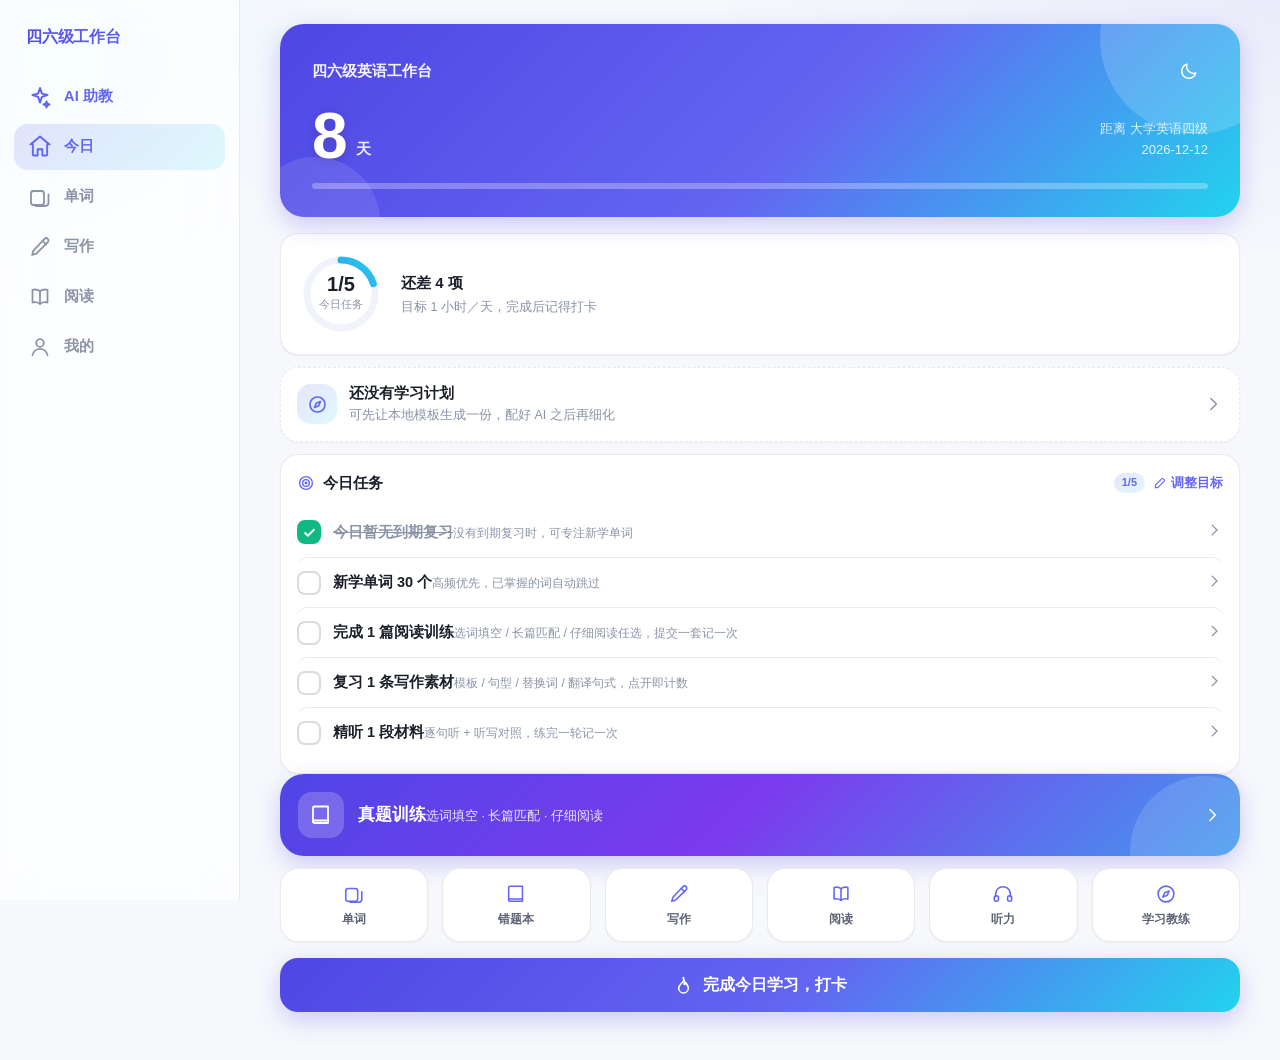
<file: index.html>
<!DOCTYPE html>
<html lang="zh-CN" data-theme="light">
<head>
<meta charset="UTF-8">
<meta name="viewport" content="width=device-width,initial-scale=1,maximum-scale=5,viewport-fit=cover">
<title>四六级英语工作台</title>
<meta name="description" content="离线可用的大学英语四六级备考工作台：背单词、刷真题、写作素材、精听训练。">
<link rel="icon" href="icons/favicon.svg" type="image/svg+xml">
<link rel="apple-touch-icon" href="icons/apple-touch-icon.png">
<link rel="manifest" href="manifest.webmanifest">
<meta name="theme-color" content="#4F46E5">
<meta name="apple-mobile-web-app-capable" content="yes">
<meta name="mobile-web-app-capable" content="yes">
<meta name="apple-mobile-web-app-status-bar-style" content="default">
<meta name="apple-mobile-web-app-title" content="四六级工作台">
<meta name="format-detection" content="telephone=no">
<link rel="stylesheet" href="css/main.css">
<link rel="stylesheet" href="css/views.css">
</head>
<body>

<!-- ============ 内联 SVG 图标符号表（不引外部图标库，保证离线可用） ============ -->
<svg xmlns="http://www.w3.org/2000/svg" style="position:absolute;width:0;height:0;overflow:hidden" aria-hidden="true">
  <symbol id="i-home" viewBox="0 0 24 24"><path d="M3 10.5 12 3l9 7.5M5.25 9.75V20a1 1 0 0 0 1 1h3.5v-6h4.5v6h3.5a1 1 0 0 0 1-1V9.75"/></symbol>
  <symbol id="i-cards" viewBox="0 0 24 24"><rect x="3" y="6" width="13" height="14" rx="2.5"/><path d="M7.5 21h9.8a3.2 3.2 0 0 0 3.2-3.2V9.5"/></symbol>
  <symbol id="i-pen" viewBox="0 0 24 24"><path d="M16.5 3.9a2.3 2.3 0 0 1 3.3 3.3L8.4 18.6l-4.3 1.3 1.3-4.3Z"/><path d="M14.5 5.9l3.6 3.6"/></symbol>
  <symbol id="i-headset" viewBox="0 0 24 24"><path d="M4 15v-3a8 8 0 0 1 16 0v3"/><rect x="2.5" y="14" width="4.5" height="6" rx="2.2"/><rect x="17" y="14" width="4.5" height="6" rx="2.2"/></symbol>
  <symbol id="i-user" viewBox="0 0 24 24"><circle cx="12" cy="8" r="3.8"/><path d="M4.5 20.2a7.6 7.6 0 0 1 15 0"/></symbol>
  <symbol id="i-back" viewBox="0 0 24 24"><path d="M14.5 5.5 8 12l6.5 6.5"/></symbol>
  <symbol id="i-right" viewBox="0 0 24 24"><path d="M9.5 5.5 16 12l-6.5 6.5"/></symbol>
  <symbol id="i-sun" viewBox="0 0 24 24"><circle cx="12" cy="12" r="4"/><path d="M12 2.5v2M12 19.5v2M2.5 12h2M19.5 12h2M5.2 5.2l1.4 1.4M17.4 17.4l1.4 1.4M18.8 5.2l-1.4 1.4M6.6 17.4l-1.4 1.4"/></symbol>
  <symbol id="i-moon" viewBox="0 0 24 24"><path d="M20 14.5A8.5 8.5 0 0 1 9.5 4a8.5 8.5 0 1 0 10.5 10.5Z"/></symbol>
  <symbol id="i-star" viewBox="0 0 24 24"><path d="m12 3.6 2.6 5.3 5.8.8-4.2 4.1 1 5.8-5.2-2.8-5.2 2.8 1-5.8L3.6 9.7l5.8-.8Z"/></symbol>
  <symbol id="i-check" viewBox="0 0 24 24"><path d="m5 12.8 4.4 4.4L19 7.6"/></symbol>
  <symbol id="i-filter" viewBox="0 0 24 24"><path d="M3.5 6h17M6.5 12h11M10 18h4"/></symbol>
  <symbol id="i-plus" viewBox="0 0 24 24"><path d="M12 5.5v13M5.5 12h13"/></symbol>
  <symbol id="i-close" viewBox="0 0 24 24"><path d="M6.5 6.5l11 11M17.5 6.5l-11 11"/></symbol>
  <symbol id="i-search" viewBox="0 0 24 24"><circle cx="11" cy="11" r="6.5"/><path d="m16 16 4.5 4.5"/></symbol>
  <symbol id="i-trash" viewBox="0 0 24 24"><path d="M4.5 6.5h15M9.5 6.5V4.8A1.3 1.3 0 0 1 10.8 3.5h2.4a1.3 1.3 0 0 1 1.3 1.3v1.7M6.5 6.5l.9 13a1.3 1.3 0 0 0 1.3 1.2h6.6a1.3 1.3 0 0 0 1.3-1.2l.9-13"/></symbol>
  <symbol id="i-edit" viewBox="0 0 24 24"><path d="M4 20h4.2L19 9.2a2.1 2.1 0 0 0 0-3l-1.2-1.2a2.1 2.1 0 0 0-3 0L4 15.8Z"/></symbol>
  <symbol id="i-play" viewBox="0 0 24 24"><path d="M7.5 4.8 19 12 7.5 19.2Z"/></symbol>
  <symbol id="i-pause" viewBox="0 0 24 24"><path d="M8.5 5v14M15.5 5v14"/></symbol>
  <symbol id="i-download" viewBox="0 0 24 24"><path d="M12 3.5v11M7.5 10.5 12 15l4.5-4.5M4.5 19.5h15"/></symbol>
  <symbol id="i-upload" viewBox="0 0 24 24"><path d="M12 15.5v-11M7.5 8.5 12 4l4.5 4.5M4.5 19.5h15"/></symbol>
  <symbol id="i-fire" viewBox="0 0 24 24"><path d="M12 3s.8 3.2-1.2 5.4C8.8 10.6 6.5 12 6.5 15a5.5 5.5 0 0 0 11 0c0-2.6-1.6-4-2.8-6.2-.3 1-1 1.7-1.9 1.9.7-2.4.3-5.4-1.3-7.2Z"/></symbol>
  <symbol id="i-target" viewBox="0 0 24 24"><circle cx="12" cy="12" r="8.5"/><circle cx="12" cy="12" r="4.5"/><circle cx="12" cy="12" r="1"/></symbol>
  <symbol id="i-chart" viewBox="0 0 24 24"><path d="M4 19.5h16M7 19.5v-7M12 19.5V6M17 19.5v-9"/></symbol>
  <symbol id="i-settings" viewBox="0 0 24 24"><circle cx="12" cy="12" r="3"/><path d="M19.4 15a1.7 1.7 0 0 0 .3 1.9l.1.1a2 2 0 1 1-2.8 2.8l-.1-.1a1.7 1.7 0 0 0-2.9 1.2v.2a2 2 0 1 1-4 0v-.1a1.7 1.7 0 0 0-2.9-1.2l-.1.1a2 2 0 1 1-2.8-2.8l.1-.1A1.7 1.7 0 0 0 3 15a2 2 0 1 1 0-4h.1A1.7 1.7 0 0 0 4.3 8.1l-.1-.1a2 2 0 1 1 2.8-2.8l.1.1A1.7 1.7 0 0 0 10 4.1V4a2 2 0 1 1 4 0v.1a1.7 1.7 0 0 0 2.9 1.2l.1-.1a2 2 0 1 1 2.8 2.8l-.1.1a1.7 1.7 0 0 0 1.2 2.9H21a2 2 0 1 1 0 4h-.1a1.7 1.7 0 0 0-1.5 1Z"/></symbol>
  <symbol id="i-book" viewBox="0 0 24 24"><path d="M4 4.8A1.3 1.3 0 0 1 5.3 3.5H19v14H5.3A1.3 1.3 0 0 0 4 18.8Z"/><path d="M4 18.8A1.3 1.3 0 0 0 5.3 20H19v-3"/></symbol>
  <symbol id="i-mic" viewBox="0 0 24 24"><rect x="9" y="3" width="6" height="10" rx="3"/><path d="M5.5 11.5a6.5 6.5 0 0 0 13 0M12 18v3"/></symbol>
  <symbol id="i-sparkle" viewBox="0 0 24 24"><path d="m12 3 1.9 5.6L19.5 10l-5.6 1.9L12 17.5l-1.9-5.6L4.5 10l5.6-1.4Z"/><path d="M18.5 16.5l.8 2.2 2.2.8-2.2.8-.8 2.2-.8-2.2-2.2-.8 2.2-.8Z"/></symbol>
  <symbol id="i-refresh" viewBox="0 0 24 24"><path d="M20 12a8 8 0 1 1-2.3-5.6M20 4v4.5h-4.5"/></symbol>
  <symbol id="i-save" viewBox="0 0 24 24"><path d="M5 3.5h11l3 3v14H5Z"/><path d="M8.5 3.5v6h7v-6M8.5 20.5v-6h7v6"/></symbol>
  <symbol id="i-volume" viewBox="0 0 24 24"><path d="M4 9.5v5h3.5L12 18.5v-13L7.5 9.5Z"/><path d="M15 9a4 4 0 0 1 0 6M17.5 6.5a7.5 7.5 0 0 1 0 11"/></symbol>
  <symbol id="i-up" viewBox="0 0 24 24"><path d="M5.5 15 12 8.5 18.5 15"/></symbol>
  <symbol id="i-down" viewBox="0 0 24 24"><path d="M5.5 9 12 15.5 18.5 9"/></symbol>
  <symbol id="i-read" viewBox="0 0 24 24"><path d="M12 6.2C10 4.7 7.2 4.2 4.5 4.8v12.7c2.7-.6 5.5-.1 7.5 1.4 2-1.5 4.8-2 7.5-1.4V4.8c-2.7-.6-5.5-.1-7.5 1.4Z"/><path d="M12 6.2V19"/></symbol>
  <!-- 学习教练用到的三个图标 -->
  <symbol id="i-compass" viewBox="0 0 24 24"><circle cx="12" cy="12" r="8.6"/><path d="m15.4 8.6-2 4.8-4.8 2 2-4.8Z"/></symbol>
  <symbol id="i-bulb" viewBox="0 0 24 24"><path d="M9.2 17.2a5.8 5.8 0 1 1 5.6 0"/><path d="M9.5 17.2h5M10 20.3h4"/></symbol>
  <symbol id="i-flag" viewBox="0 0 24 24"><path d="M5.5 3.5v17"/><path d="M5.5 4.8h11l-2.2 4 2.2 4h-11Z"/></symbol>
</svg>

<!-- ============ 应用骨架 ============ -->
<div class="app-shell">
  <div id="banner-zone" class="banner-zone"></div>
  <main id="view" class="view-root" tabindex="-1"></main>
  <nav id="tabbar" class="tabbar" aria-label="主导航"></nav>
</div>

<!-- 浮层容器：底部弹出面板 / 模态框 / 吐司提示 -->
<div id="sheet-root"></div>
<div id="modal-root"></div>
<div id="toast-root" class="toast-root" aria-live="polite"></div>

<!-- ============ 脚本：按依赖顺序加载（禁用 ES Module，file:// 下会被 CORS 拦截） ============ -->
<script src="js/core/utils.js"></script>
<script src="js/core/store.js"></script>
<script src="js/core/srs.js"></script>
<script src="js/core/picker.js"></script>
<script src="js/core/importer.js"></script>
<script src="js/core/ai.js"></script>
<script src="js/core/tts.js"></script>
<script src="js/core/nav.js"></script>
<script src="js/core/router.js"></script>

<script src="js/data/cet4-words-1.js"></script>
<script src="js/data/cet4-words-2.js"></script>
<script src="js/data/cet4-words-3.js"></script>
<script src="js/data/cet4-words-4.js"></script>
<script src="js/data/cet4-words-5.js"></script>
<script src="js/data/cet4-words-6.js"></script>
<script src="js/data/cet4-words-7.js"></script>
<script src="js/data/cet4-words-8.js"></script>
<script src="js/data/cet4-words-9.js"></script>
<script src="js/data/cet4-words-10.js"></script>
<script src="js/data/cet4-words-11.js"></script>
<script src="js/data/cet4-words-12.js"></script>
<script src="js/data/cet6-words-1.js"></script>
<script src="js/data/cet6-words-2.js"></script>
<script src="js/data/cet6-words-3.js"></script>
<script src="js/data/phrases.js"></script>
<script src="js/data/quiz-select-fill.js"></script>
<script src="js/data/quiz-matching.js"></script>
<script src="js/data/quiz-reading.js"></script>
<script src="js/data/writing.js"></script>
<script src="js/core/wordsdb.js"></script>
<script src="js/core/agent.js"></script>
<script src="js/core/coach.js"></script>

<script src="js/views/today.js"></script>
<script src="js/views/words.js"></script>
<script src="js/views/quiz.js"></script>
<script src="js/views/wrongbook.js"></script>
<script src="js/views/writing.js"></script>
<script src="js/views/listen.js"></script>
<script src="js/views/agent.js"></script>
<script src="js/views/coach.js"></script>
<script src="js/views/me.js"></script>

<script src="js/app.js"></script>
</body>
</html>
</file>
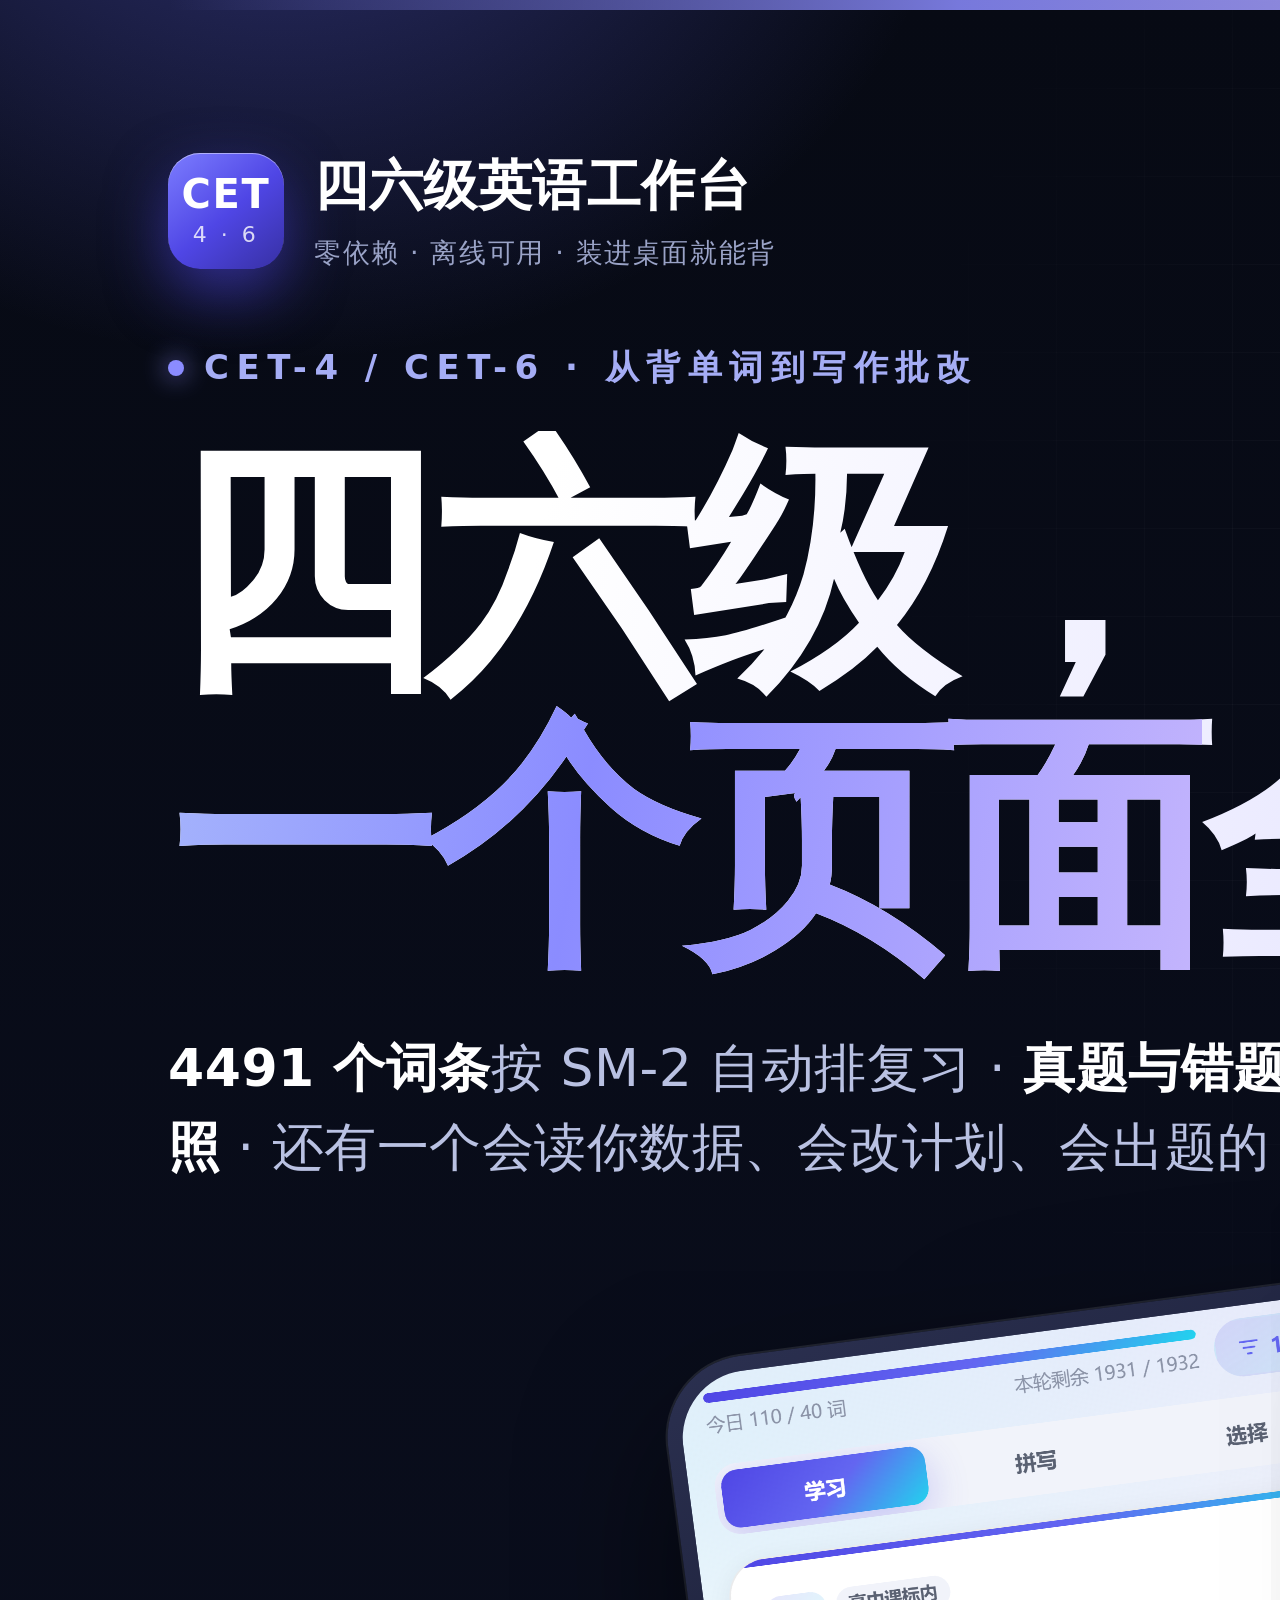
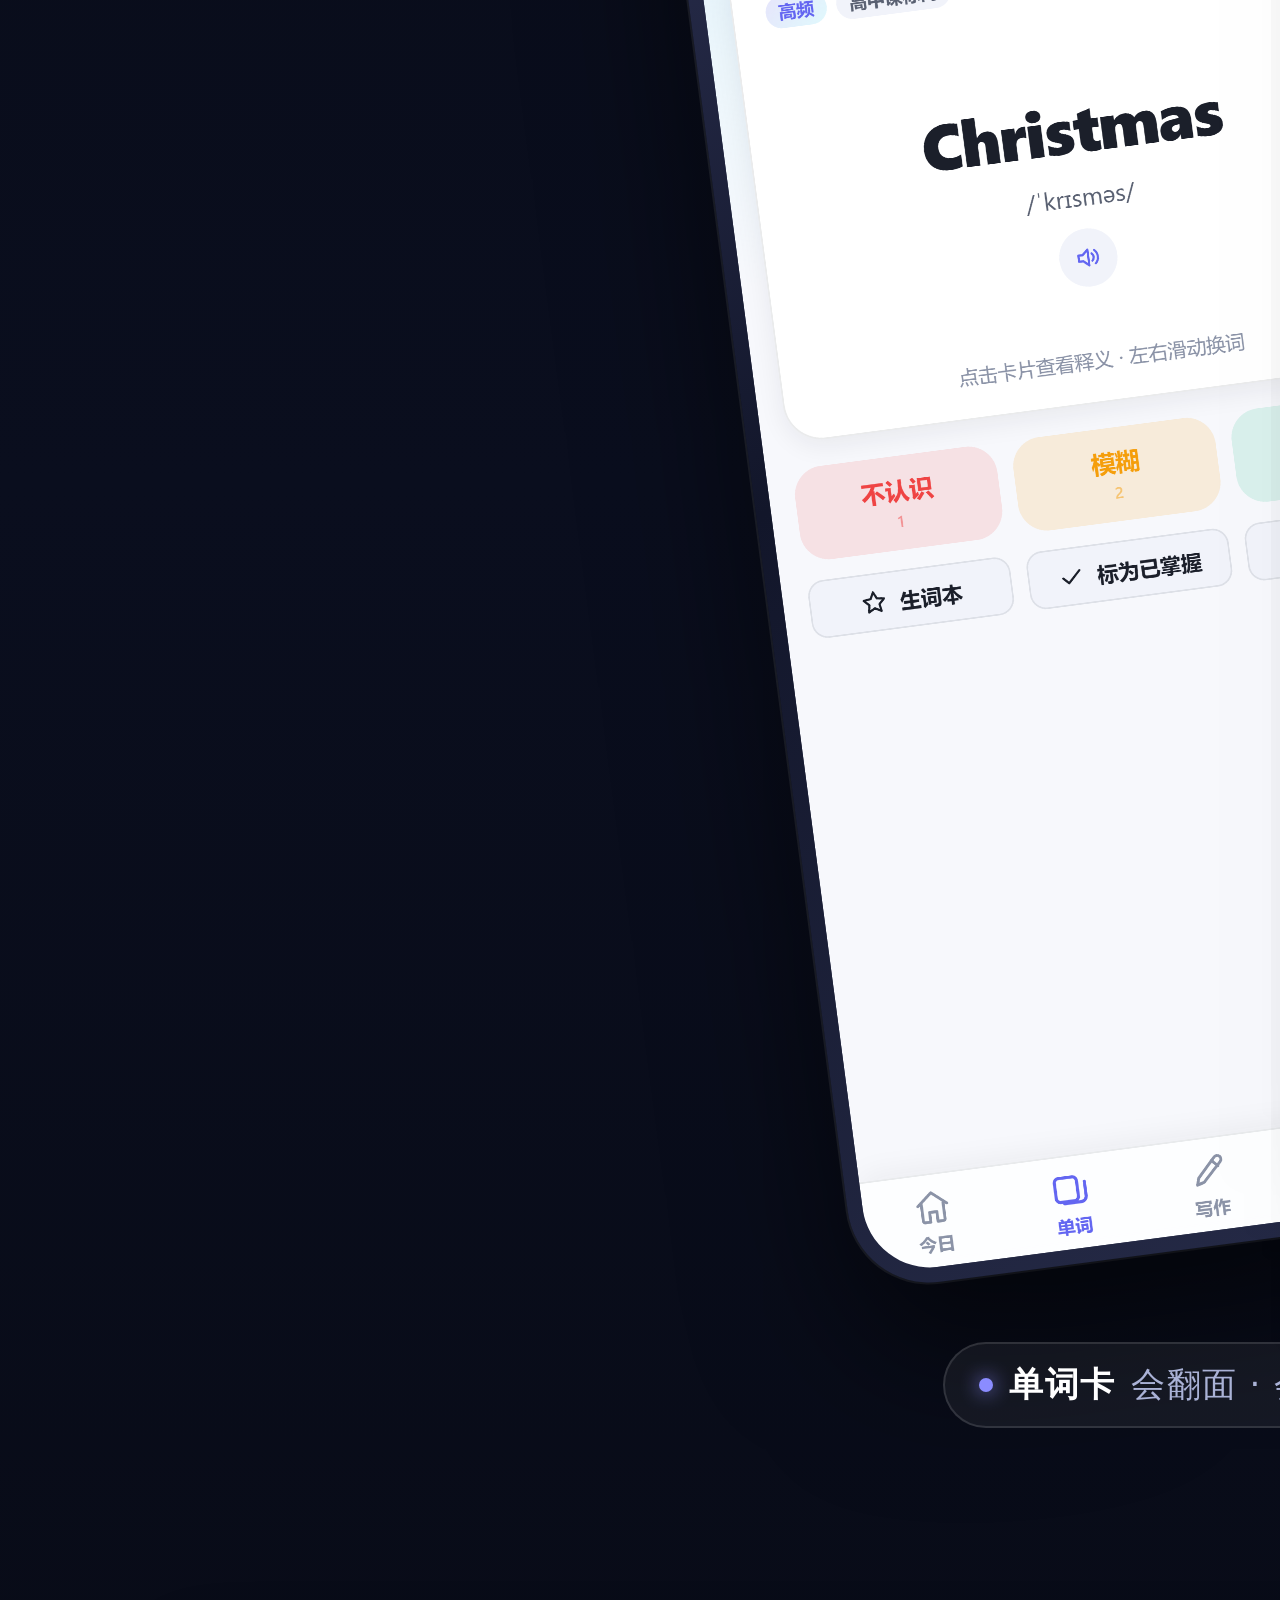
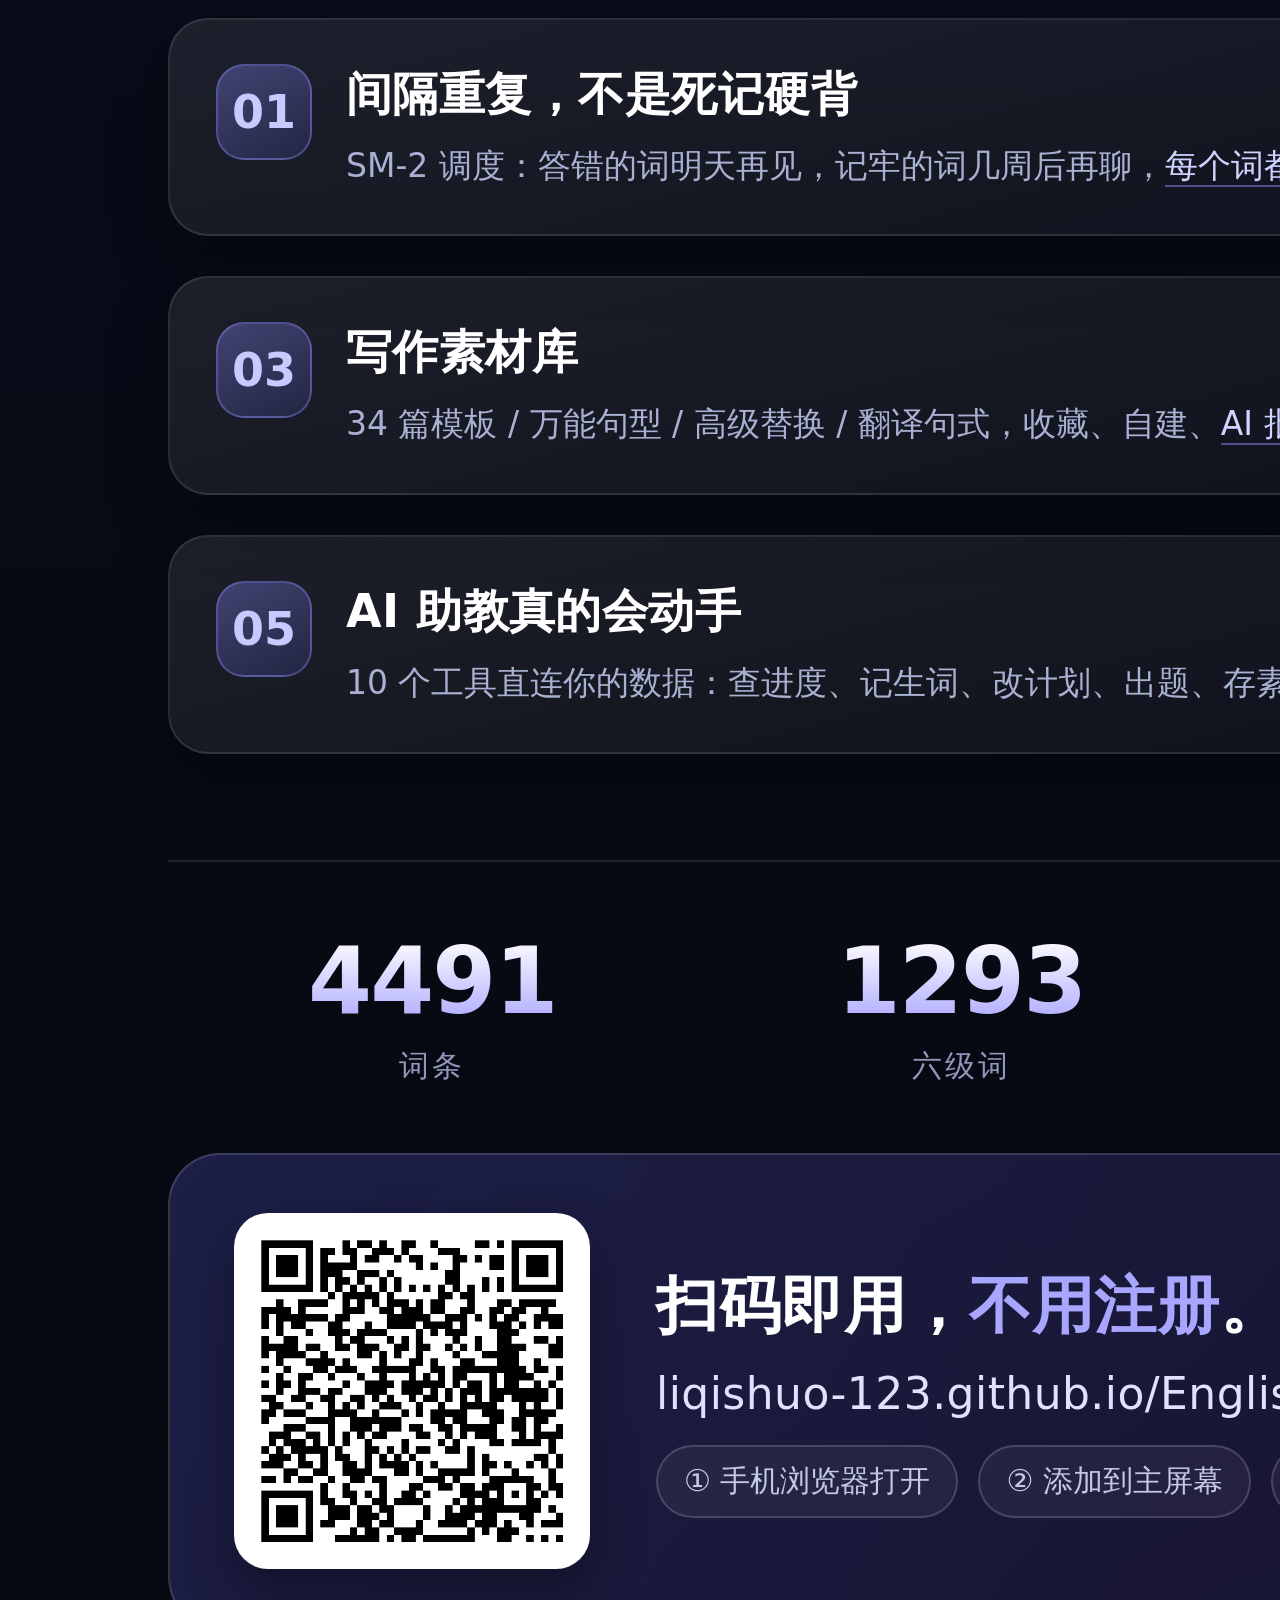
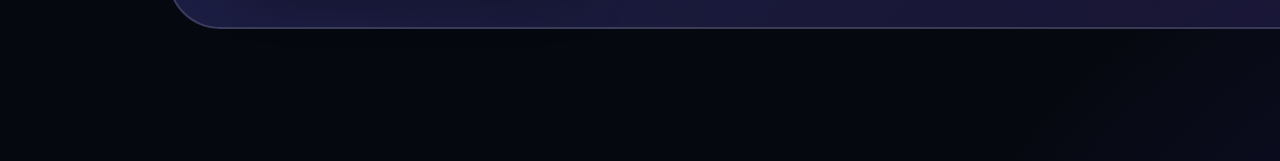
<file: docs/poster/src/poster.html>
<!doctype html>
<html lang="zh-CN">
<head>
<meta charset="utf-8" />
<title>四六级英语工作台 · A3 海报</title>
<style>
  /* A3 竖版 @300dpi = 3508 × 4961 px，全部尺寸按 CSS px 直接写死 */
  @page { size: 297mm 420mm; margin: 0; }
  * { box-sizing: border-box; margin: 0; padding: 0; }
  html, body {
    width: 3508px; height: 4961px; overflow: hidden;
    background: #06080f;
    font-family: "Microsoft YaHei UI", "Microsoft YaHei", "PingFang SC", "Segoe UI", system-ui, sans-serif;
    color: #fff;
    -webkit-font-smoothing: antialiased;
  }
  .num { font-variant-numeric: tabular-nums; letter-spacing: -.02em; }

  .poster {
    position: relative; width: 3508px; height: 4961px;
    padding: 150px 168px 132px;
    display: flex; flex-direction: column;
    background:
      radial-gradient(1100px 900px at 8% -4%, rgba(99,102,241,.42) 0%, transparent 62%),
      radial-gradient(1000px 820px at 96% 4%, rgba(139,92,246,.34) 0%, transparent 60%),
      radial-gradient(1400px 1100px at 50% 108%, rgba(67,56,202,.30) 0%, transparent 66%),
      linear-gradient(180deg, #070a14 0%, #0a0e1e 42%, #06080f 100%);
  }
  /* 细网格 + 顶部光带 */
  .poster::before {
    content: ''; position: absolute; inset: 0; pointer-events: none;
    background-image:
      linear-gradient(rgba(255,255,255,.045) 1px, transparent 1px),
      linear-gradient(90deg, rgba(255,255,255,.045) 1px, transparent 1px);
    background-size: 88px 88px, 88px 88px;
    mask-image: radial-gradient(1200px 1400px at 50% 12%, #000 20%, transparent 78%);
  }
  .glow-line {
    position: absolute; left: 168px; right: 168px; top: 0; height: 10px;
    background: linear-gradient(90deg, transparent, #8b8cff, #c4b5fd, #8b8cff, transparent);
    opacity: .85;
  }

  /* ---------- 页眉 ---------- */
  .head { display: flex; align-items: center; justify-content: space-between; position: relative; z-index: 2; }
  .brand { display: flex; align-items: center; gap: 30px; }
  .mark {
    width: 116px; height: 116px; border-radius: 32px;
    background: linear-gradient(140deg, #7c7dff 0%, #4f46e5 52%, #3730a3 100%);
    display: flex; flex-direction: column; align-items: center; justify-content: center;
    box-shadow: 0 24px 60px rgba(79,70,229,.55), inset 0 1px 0 rgba(255,255,255,.45);
  }
  .mark b { font-size: 40px; font-weight: 800; letter-spacing: .04em; line-height: 1; }
  .mark i { font-size: 22px; font-style: normal; opacity: .8; letter-spacing: .16em; margin-top: 8px; }
  .brand-txt .name { font-size: 54px; font-weight: 800; letter-spacing: .01em; }
  .brand-txt .sub { font-size: 27px; color: #9aa3c7; margin-top: 12px; letter-spacing: .06em; }
  .head-tags { display: flex; gap: 20px; }
  .tag {
    font-size: 30px; padding: 20px 34px; border-radius: 999px;
    border: 2px solid rgba(255,255,255,.18); color: #d6dcf5;
    background: rgba(255,255,255,.06); letter-spacing: .03em;
  }
  .tag.hot { border-color: rgba(139,140,255,.55); background: rgba(99,102,241,.20); color: #cdd0ff; }

  /* ---------- 主标题 ---------- */
  .hero { position: relative; z-index: 2; margin-top: 74px; }
  .kicker {
    display: inline-flex; align-items: center; gap: 20px;
    font-size: 34px; letter-spacing: .22em; color: #a5adf5; font-weight: 700;
  }
  .kicker .dot { width: 16px; height: 16px; border-radius: 50%; background: #8b8cff; box-shadow: 0 0 26px #8b8cff; }
  h1 {
    margin-top: 40px; font-size: 268px; line-height: 1.03; font-weight: 900;
    letter-spacing: -.035em;
    background: linear-gradient(102deg, #ffffff 12%, #e6e5ff 44%, #b9b7ff 78%, #8f8cf5 100%);
    -webkit-background-clip: text; background-clip: text; color: transparent;
  }
  h1 em { font-style: normal; color: transparent;
    background: linear-gradient(100deg, #a5b4fc, #8b8cff 40%, #c4b5fd 100%);
    -webkit-background-clip: text; background-clip: text; }
  .lede {
    margin-top: 46px; font-size: 52px; line-height: 1.52; color: #b9c1e2;
    max-width: 2500px; letter-spacing: .01em;
  }
  .lede b { color: #fff; font-weight: 700; }
  .lede s { text-decoration: none; color: #9ba2ff; font-weight: 700; }

  /* ---------- 手机三连 ---------- */
  .phones {
    position: relative; z-index: 2; margin-top: 96px;
    display: flex; align-items: flex-end; justify-content: center; gap: 0;
  }
  .phone-wrap { position: relative; }
  .phone-wrap.left  { transform: rotate(-7.5deg) translateY(30px); margin-right: -86px; z-index: 1; }
  .phone-wrap.mid   { transform: translateY(-46px); z-index: 3; }
  .phone-wrap.right { transform: rotate(7.5deg) translateY(30px); margin-left: -86px; z-index: 1; }
  .phone {
    width: 726px; padding: 15px; border-radius: 82px;
    background: linear-gradient(160deg, #2b3050 0%, #12162a 42%, #262b48 100%);
    box-shadow: 0 70px 150px rgba(0,0,0,.62), 0 0 0 2px rgba(255,255,255,.10);
  }
  .phone .screen { border-radius: 68px; overflow: hidden; display: block; width: 100%; background: #0b0e18; }
  .phone .screen img { display: block; width: 100%; height: auto; }
  .caps { position: relative; z-index: 2; margin-top: 120px;
    display: flex; align-items: center; justify-content: center; gap: 40px; }
  .cap {
    font-size: 34px; color: #aab2d6; letter-spacing: .04em; white-space: nowrap;
    display: inline-flex; align-items: center; gap: 16px;
    padding: 18px 34px; border-radius: 999px;
    border: 2px solid rgba(255,255,255,.12); background: rgba(255,255,255,.055);
  }
  .cap b { color: #fff; font-weight: 700; }
  .cap .pin { width: 14px; height: 14px; border-radius: 50%; background: #8b8cff; box-shadow: 0 0 20px #8b8cff; }

  /* ---------- 功能卡 ---------- */
  .feats { position: relative; z-index: 2; margin-top: 190px;
    display: grid; grid-template-columns: repeat(2, 1fr); gap: 40px 44px; }
  .feat {
    display: flex; gap: 34px; align-items: flex-start;
    padding: 44px 46px; border-radius: 40px;
    background: linear-gradient(165deg, rgba(255,255,255,.085), rgba(255,255,255,.028));
    border: 2px solid rgba(255,255,255,.10);
    box-shadow: 0 26px 60px rgba(0,0,0,.28);
  }
  .feat-ico {
    flex: 0 0 96px; width: 96px; height: 96px; border-radius: 28px;
    background: linear-gradient(150deg, rgba(139,140,255,.34), rgba(99,102,241,.14));
    border: 2px solid rgba(139,140,255,.38);
    display: flex; align-items: center; justify-content: center;
    font-size: 46px; font-weight: 800; color: #c7c9ff;
  }
  .feat-t { font-size: 46px; font-weight: 800; letter-spacing: .01em; }
  .feat-d { margin-top: 16px; font-size: 33px; line-height: 1.48; color: #a9b1d2; }
  .feat-d u { text-decoration: none; color: #cfd3ff; border-bottom: 2px solid rgba(139,140,255,.5); }

  /* ---------- 数字带 ---------- */
  .stats {
    position: relative; z-index: 2; margin-top: auto; padding-top: 74px;
    display: flex; align-items: stretch; justify-content: space-between;
    border-top: 2px solid rgba(255,255,255,.10);
  }
  .stat { text-align: center; flex: 1; }
  .stat .v { font-size: 92px; font-weight: 900; line-height: 1;
    background: linear-gradient(180deg, #ffffff, #a9a6ff); -webkit-background-clip: text; background-clip: text; color: transparent; }
  .stat .k { margin-top: 18px; font-size: 30px; color: #8f97ba; letter-spacing: .1em; }

  /* ---------- 页脚 ---------- */
  .foot {
    position: relative; z-index: 2; margin-top: 66px;
    display: flex; align-items: center; gap: 66px;
    padding: 58px 64px; border-radius: 52px;
    background: linear-gradient(120deg, rgba(99,102,241,.24), rgba(139,92,246,.13) 52%, rgba(255,255,255,.05));
    border: 2px solid rgba(255,255,255,.14);
  }
  .qr {
    flex: 0 0 auto; width: 356px; height: 356px; border-radius: 34px; background: #fff;
    padding: 20px; display: flex; align-items: center; justify-content: center;
    box-shadow: 0 22px 50px rgba(0,0,0,.35);
  }
  .qr img { width: 100%; height: 100%; display: block; }
  .foot-main { flex: 1; }
  .foot-h { font-size: 62px; font-weight: 900; letter-spacing: .01em; }
  .foot-h span { color: #a9a6ff; }
  .foot-url { margin-top: 20px; font-size: 44px; color: #dfe2ff; letter-spacing: .01em; }
  .foot-steps { margin-top: 26px; display: flex; gap: 20px; }
  .step { font-size: 30px; color: #c2c8e6; padding: 14px 26px; border-radius: 999px;
    border: 2px solid rgba(255,255,255,.16); background: rgba(255,255,255,.05); }
  .foot-side { flex: 0 0 auto; text-align: right; }
  .foot-side .big { font-size: 40px; font-weight: 800; color: #fff; }
  .foot-side .small { margin-top: 14px; font-size: 28px; color: #9aa2c4; line-height: 1.6; }
  .badge-free { display: inline-block; margin-top: 22px; font-size: 28px; font-weight: 700; color: #0b0e18;
    background: linear-gradient(100deg, #cdd0ff, #a5b4fc); padding: 14px 30px; border-radius: 999px; }
</style>
</head>
<body>
<div class="poster">
  <div class="glow-line"></div>

  <!-- 页眉 -->
  <div class="head">
    <div class="brand">
      <div class="mark"><b>CET</b><i>4 · 6</i></div>
      <div class="brand-txt">
        <div class="name">四六级英语工作台</div>
        <div class="sub">零依赖 · 离线可用 · 装进桌面就能背</div>
      </div>
    </div>
    <div class="head-tags">
      <div class="tag hot">2026 备考季</div>
      <div class="tag">PWA 免安装</div>
    </div>
  </div>

  <!-- 主标题 -->
  <div class="hero">
    <div class="kicker"><span class="dot"></span>CET-4 / CET-6 · 从背单词到写作批改</div>
    <h1>四六级，<br /><em>一个页面</em>全做完。</h1>
    <div class="lede">
      <b>4491 个词条</b>按 SM-2 自动排复习 · <b>真题与错题本</b>隔天复练 · <b>34 篇写作素材</b>随取随背 ·
      <b>逐句精听 + 听写对照</b> · 还有一个会读你数据、会改计划、会出题的 <s>AI 助教</s>。
    </div>
  </div>

  <!-- 手机三连 -->
  <div class="phones">
    <div class="phone-wrap left">
      <div class="phone"><div class="screen"><img src="shots/words.png" alt="单词卡" /></div></div>
    </div>
    <div class="phone-wrap mid">
      <div class="phone"><div class="screen"><img src="shots/today.png" alt="今日任务" /></div></div>
    </div>
    <div class="phone-wrap right">
      <div class="phone"><div class="screen"><img src="shots/agent.png" alt="AI 助教" /></div></div>
    </div>
  </div>

  <div class="caps">
    <div class="cap"><span class="pin"></span><b>单词卡</b>会翻面 · 会朗读</div>
    <div class="cap"><span class="pin"></span><b>今日任务</b>一屏决定今天干什么</div>
    <div class="cap"><span class="pin"></span><b>AI 助教</b>说话就能改设置</div>
  </div>

  <!-- 功能卡 -->
  <div class="feats">
    <div class="feat">
      <div class="feat-ico">01</div>
      <div>
        <div class="feat-t">间隔重复，不是死记硬背</div>
        <div class="feat-d">SM-2 调度：答错的词明天再见，记牢的词几周后再聊，<u>每个词都有自己的节奏</u>。</div>
      </div>
    </div>
    <div class="feat">
      <div class="feat-ico">02</div>
      <div>
        <div class="feat-t">真题精练 + 错题本</div>
        <div class="feat-d">选词填空、段落匹配、阅读精读，做错一键进错题本，<u>隔天原题复练</u>。</div>
      </div>
    </div>
    <div class="feat">
      <div class="feat-ico">03</div>
      <div>
        <div class="feat-t">写作素材库</div>
        <div class="feat-d">34 篇模板 / 万能句型 / 高级替换 / 翻译句式，收藏、自建、<u>AI 批改</u>一条龙。</div>
      </div>
    </div>
    <div class="feat">
      <div class="feat-ico">04</div>
      <div>
        <div class="feat-t">听力精听</div>
        <div class="feat-d">逐句播放、0.6×–1.25× 变速、听写对照，<u>词级对齐算准确率</u>，漏听标红。</div>
      </div>
    </div>
    <div class="feat">
      <div class="feat-ico">05</div>
      <div>
        <div class="feat-t">AI 助教真的会动手</div>
        <div class="feat-d">10 个工具直连你的数据：查进度、记生词、改计划、出题、存素材，<u>一句话就生效</u>。</div>
      </div>
    </div>
    <div class="feat">
      <div class="feat-ico">06</div>
      <div>
        <div class="feat-t">装到桌面，离线也能刷</div>
        <div class="feat-d">Service Worker 全量缓存，地铁里照常用；<u>数据只存在本机</u>，不上传、不注册。</div>
      </div>
    </div>
  </div>

  <!-- 数字带 -->
  <div class="stats">
    <div class="stat"><div class="v num">4491</div><div class="k">词条</div></div>
    <div class="stat"><div class="v num">1293</div><div class="k">六级词</div></div>
    <div class="stat"><div class="v num">67</div><div class="k">高频短语</div></div>
    <div class="stat"><div class="v num">34</div><div class="k">写作范文</div></div>
    <div class="stat"><div class="v num">10</div><div class="k">AI 工具</div></div>
    <div class="stat"><div class="v num">0</div><div class="k">第三方依赖</div></div>
  </div>

  <!-- 页脚 -->
  <div class="foot">
    <div class="qr"><img src="qr.png" alt="二维码" /></div>
    <div class="foot-main">
      <div class="foot-h">扫码即用，<span>不用注册</span>。</div>
      <div class="foot-url">liqishuo-123.github.io/English-study</div>
      <div class="foot-steps">
        <div class="step">① 手机浏览器打开</div>
        <div class="step">② 添加到主屏幕</div>
        <div class="step">③ 从桌面启动</div>
      </div>
    </div>
    <div class="foot-side">
      <div class="big">免费 · 开源</div>
      <div class="small">移动优先设计<br />安卓 / iOS / 桌面通用</div>
      <div class="badge-free">每天 10 分钟，考前不慌</div>
    </div>
  </div>
</div>
</body>
</html>
</file>
<file: css/main.css>
/* =========================================================
   四六级英语工作台 · 全局样式
   移动优先：设计基准 375~430px；>=900px 自动升级为宽屏布局
   零依赖：不使用任何 CDN / 组件库，全部由 CSS 变量实现设计 token
   ========================================================= */

/* ---------------- 设计 token ---------------- */
:root {
  /* 品牌主色：靛蓝 → 青 */
  --brand-1: #4F46E5;
  --brand-2: #6366F1;
  --brand-3: #22D3EE;
  --grad-brand: linear-gradient(135deg, #4F46E5 0%, #6366F1 55%, #22D3EE 100%);
  --grad-brand-soft: linear-gradient(135deg, rgba(79,70,229,.14) 0%, rgba(34,211,238,.14) 100%);

  /* 功能色 */
  --ok: #10B981;
  --warn: #F59E0B;
  --danger: #EF4444;
  --info: #3B82F6;

  --ok-soft: rgba(16,185,129,.13);
  --warn-soft: rgba(245,158,11,.14);
  --danger-soft: rgba(239,68,68,.13);
  --info-soft: rgba(59,130,246,.13);

  /* 尺寸 */
  --r-sm: 10px;
  --r-md: 14px;
  --r-lg: 18px;
  --r-xl: 24px;
  --r-full: 999px;

  --sp-1: 4px;
  --sp-2: 8px;
  --sp-3: 12px;
  --sp-4: 16px;
  --sp-5: 20px;
  --sp-6: 24px;
  --sp-8: 32px;

  /* 触控最小尺寸（iOS HIG 44px） */
  --touch: 44px;

  /* 字体 */
  --font: -apple-system, BlinkMacSystemFont, "PingFang SC", "Hiragino Sans GB",
          "Microsoft YaHei", "Noto Sans", "Noto Sans CJK SC", "Source Han Sans SC",
          "Helvetica Neue", Arial, sans-serif;
  --font-num: "SF Pro Display", -apple-system, "Segoe UI", Roboto, "Helvetica Neue", sans-serif;

  /* 动画 */
  --ease: cubic-bezier(.22, .61, .36, 1);
  --dur: .22s;

  /* 安全区 */
  --safe-t: env(safe-area-inset-top, 0px);
  --safe-b: env(safe-area-inset-bottom, 0px);
  --safe-l: env(safe-area-inset-left, 0px);
  --safe-r: env(safe-area-inset-right, 0px);

  --tabbar-h: calc(58px + var(--safe-b));
}

/* ---------------- 浅色主题 ---------------- */
:root,
[data-theme="light"] {
  color-scheme: light;
  --bg: #F7F8FC;
  --bg-grad: radial-gradient(1200px 600px at 110% -10%, rgba(99,102,241,.12), transparent 60%),
             radial-gradient(900px 500px at -10% 5%, rgba(34,211,238,.10), transparent 55%);
  --surface: #FFFFFF;
  --surface-2: #FFFFFF;
  --surface-glass: rgba(255,255,255,.78);
  --surface-sunken: #F1F3FA;

  --text: #1B1F2A;
  --text-2: #5A6172;
  --text-3: #8B93A7;
  --text-on-brand: #FFFFFF;

  --border: rgba(27,31,42,.09);
  --border-strong: rgba(27,31,42,.16);

  --shadow-sm: 0 1px 2px rgba(27,31,42,.05);
  --shadow-md: 0 4px 16px rgba(27,31,42,.07);
  --shadow-lg: 0 12px 32px rgba(27,31,42,.11);
  --shadow-brand: 0 8px 24px rgba(79,70,229,.26);
}

/* ---------------- 深色主题（深靛蓝底，非纯黑） ---------------- */
[data-theme="dark"] {
  color-scheme: dark;
  --bg: #0F1220;
  --bg-grad: radial-gradient(1200px 600px at 110% -10%, rgba(99,102,241,.20), transparent 60%),
             radial-gradient(900px 500px at -10% 5%, rgba(34,211,238,.13), transparent 55%);
  --surface: #171A2B;
  --surface-2: #1D2135;
  --surface-glass: rgba(23,26,43,.82);
  --surface-sunken: #12152A;

  --text: #E8EAF2;
  --text-2: #9AA3B8;
  --text-3: #6C7489;
  --text-on-brand: #FFFFFF;

  --border: rgba(232,234,242,.10);
  --border-strong: rgba(232,234,242,.20);

  --shadow-sm: 0 1px 2px rgba(0,0,0,.30);
  --shadow-md: 0 4px 16px rgba(0,0,0,.34);
  --shadow-lg: 0 12px 32px rgba(0,0,0,.46);
  --shadow-brand: 0 8px 24px rgba(79,70,229,.40);

  --ok-soft: rgba(16,185,129,.18);
  --warn-soft: rgba(245,158,11,.20);
  --danger-soft: rgba(239,68,68,.20);
  --info-soft: rgba(59,130,246,.20);
}

/* ---------------- 基础重置 ---------------- */
* { box-sizing: border-box; }
* { -webkit-tap-highlight-color: transparent; }

html, body {
  margin: 0;
  padding: 0;
  height: 100%;
}

html {
  /* 移动端保留捏合缩放，仅禁用双击缩放误触 */
  touch-action: manipulation;
  -webkit-text-size-adjust: 100%;
}

body {
  font-family: var(--font);
  font-size: 15px;
  font-weight: 400;
  line-height: 1.6;
  color: var(--text);
  background: var(--bg);
  background-image: var(--bg-grad);
  background-attachment: fixed;
  overscroll-behavior-y: none;
  transition: background-color var(--dur) var(--ease), color var(--dur) var(--ease);
}

button, input, select, textarea {
  font-family: inherit;
  font-size: 16px; /* 防 iOS 聚焦时自动放大 */
  color: inherit;
}
button { cursor: pointer; border: none; background: none; padding: 0; }
input, textarea, select { border: none; outline: none; background: none; }
a { color: var(--brand-2); text-decoration: none; }
ul, ol { margin: 0; padding: 0; list-style: none; }
h1, h2, h3, h4, p { margin: 0; }

::selection { background: rgba(99,102,241,.28); }

/* 滚动条（桌面端） */
@media (hover: hover) {
  ::-webkit-scrollbar { width: 9px; height: 9px; }
  ::-webkit-scrollbar-track { background: transparent; }
  ::-webkit-scrollbar-thumb { background: var(--border-strong); border-radius: 99px; }
  ::-webkit-scrollbar-thumb:hover { background: var(--text-3); }
}

/* ---------------- 应用骨架 ---------------- */
.app-shell {
  min-height: 100dvh;
  display: flex;
  flex-direction: column;
}

.banner-zone:empty { display: none; }

.view-root {
  flex: 1 1 auto;
  width: 100%;
  max-width: 1080px;
  margin: 0 auto;
  padding: calc(var(--safe-t) + 8px) calc(16px + var(--safe-r)) calc(var(--tabbar-h) + 24px) calc(16px + var(--safe-l));
  outline: none;
}

/* 视图切换动画 */
.view-enter { animation: viewIn .22s var(--ease) both; }
@keyframes viewIn {
  from { opacity: 0; transform: translateY(8px); }
  to   { opacity: 1; transform: none; }
}

@media (prefers-reduced-motion: reduce) {
  *, *::before, *::after {
    animation-duration: .01ms !important;
    animation-iteration-count: 1 !important;
    transition-duration: .01ms !important;
  }
}

/* ---------------- 顶部横幅告警（如 localStorage 写入失败） ---------------- */
.banner {
  margin: 0 auto;
  max-width: 1080px;
  width: 100%;
  padding: 10px 16px;
  background: var(--warn-soft);
  color: var(--warn);
  font-size: 13px;
  font-weight: 600;
  display: flex;
  align-items: center;
  gap: 8px;
  border-bottom: 1px solid var(--border);
}
.banner .icon { width: 18px; height: 18px; flex: none; }

/* =========================================================
   底部 Tab 导航
   ========================================================= */
.tabbar {
  position: fixed;
  left: 0; right: 0; bottom: 0;
  z-index: 60;
  height: var(--tabbar-h);
  padding-bottom: var(--safe-b);
  display: flex;
  background: var(--surface-glass);
  backdrop-filter: saturate(180%) blur(20px);
  -webkit-backdrop-filter: saturate(180%) blur(20px);
  border-top: 1px solid var(--border);
  box-shadow: 0 -2px 20px rgba(27,31,42,.06);
}
[data-theme="dark"] .tabbar { box-shadow: 0 -2px 20px rgba(0,0,0,.40); }

.tab-item {
  flex: 1 1 0;
  min-width: 0;
  min-height: var(--touch);
  display: flex;
  flex-direction: column;
  align-items: center;
  justify-content: center;
  gap: 3px;
  position: relative;
  color: var(--text-3);
  transition: color var(--dur) var(--ease);
  -webkit-tap-highlight-color: transparent;
}
.tab-item .icon {
  width: 24px; height: 24px;
  stroke: currentColor; stroke-width: 1.8;
  fill: none; stroke-linecap: round; stroke-linejoin: round;
  transition: transform var(--dur) var(--ease);
}
.tab-item .tab-label {
  font-size: 11px;
  font-weight: 600;
  letter-spacing: .2px;
  white-space: nowrap;
}
.tab-item.is-active { color: var(--brand-2); }
.tab-item.is-active .icon { transform: translateY(-1px) scale(1.06); }
.tab-item .tab-dot {
  position: absolute;
  top: 8px; right: 50%;
  transform: translateX(2px) scale(0);
  width: 7px; height: 7px;
  border-radius: 50%;
  background: var(--danger);
  box-shadow: 0 0 0 2px var(--surface);
  transition: transform var(--dur) var(--ease);
}
.tab-item.has-dot .tab-dot { transform: translateX(2px) scale(1); }

/* --- AI 助教（一级 Tab，常驻品牌色，让入口一眼看见） --- */
.tab-item.is-accent { color: var(--brand-2); }
.tab-item.is-accent .icon { stroke-width: 2; }
.tab-item.is-accent.is-active { color: var(--brand-1); }
.tab-item.is-accent.is-active .icon { filter: drop-shadow(0 3px 7px rgba(99,91,255,.35)); }
.tab-item.is-accent .tab-label { font-weight: 700; }

/* 窄屏（≤360px）收紧，保证 6 个 Tab 不挤 */
@media (max-width: 360px) {
  .tab-item .icon { width: 22px; height: 22px; }
  .tab-item .tab-label { font-size: 10px; letter-spacing: 0; }
}

@media (hover: hover) {
  .tab-item:hover { color: var(--brand-2); }
}
.tab-item:active .icon { transform: scale(.9); }

/* =========================================================
   通用组件
   ========================================================= */

/* --- 卡片 --- */
.card {
  background: var(--surface);
  border: 1px solid var(--border);
  border-radius: var(--r-lg);
  box-shadow: var(--shadow-sm);
  padding: var(--sp-4);
}
.card + .card { margin-top: var(--sp-3); }
.card-title {
  font-size: 15px;
  font-weight: 700;
  display: flex;
  align-items: center;
  gap: 8px;
  margin-bottom: var(--sp-3);
}
.card-title .icon { width: 18px; height: 18px; stroke: var(--brand-2); fill: none; stroke-width: 1.9; stroke-linecap: round; stroke-linejoin: round; }
.card-title .spacer { flex: 1; }

/* --- 图标通用 --- */
.icon {
  width: 20px; height: 20px;
  stroke: currentColor; stroke-width: 1.8;
  fill: none; stroke-linecap: round; stroke-linejoin: round;
  flex: none;
}
.icon-fill { fill: currentColor; stroke: none; }

/* --- 按钮 --- */
.btn {
  display: inline-flex;
  align-items: center;
  justify-content: center;
  gap: 7px;
  min-height: var(--touch);
  padding: 0 18px;
  border-radius: var(--r-md);
  font-size: 15px;
  font-weight: 600;
  background: var(--surface-sunken);
  color: var(--text);
  border: 1px solid var(--border);
  transition: transform .12s var(--ease), background-color var(--dur) var(--ease), opacity var(--dur);
  user-select: none;
}
.btn .icon { width: 18px; height: 18px; }
.btn:active { transform: scale(.97); }
.btn[disabled] { opacity: .45; pointer-events: none; }

.btn-primary {
  background: var(--grad-brand);
  color: var(--text-on-brand);
  border-color: transparent;
  box-shadow: var(--shadow-brand);
}
.btn-block { width: 100%; }
.btn-lg { min-height: 52px; font-size: 16px; border-radius: var(--r-lg); }
.btn-sm { min-height: 36px; padding: 0 12px; font-size: 13px; border-radius: var(--r-sm); }
.btn-ghost { background: transparent; }
.btn-danger { color: var(--danger); background: var(--danger-soft); border-color: transparent; }
.btn-ok { color: var(--ok); background: var(--ok-soft); border-color: transparent; }

@media (hover: hover) {
  .btn:hover { background: var(--border-strong); }
  .btn-primary:hover { filter: brightness(1.07); background: var(--grad-brand); }
  .btn-ghost:hover { background: var(--surface-sunken); }
}

/* --- 徽章 --- */
.badge {
  display: inline-flex;
  align-items: center;
  gap: 4px;
  height: 20px;
  padding: 0 8px;
  border-radius: var(--r-full);
  font-size: 11px;
  font-weight: 700;
  background: var(--surface-sunken);
  color: var(--text-2);
  white-space: nowrap;
}
.badge-brand { background: var(--grad-brand-soft); color: var(--brand-2); }
.badge-ok    { background: var(--ok-soft);     color: var(--ok); }
.badge-warn  { background: var(--warn-soft);   color: var(--warn); }
.badge-danger{ background: var(--danger-soft); color: var(--danger); }
.badge-info  { background: var(--info-soft);   color: var(--info); }

/* --- 分段控件 --- */
.seg {
  display: flex;
  gap: 4px;
  padding: 4px;
  background: var(--surface-sunken);
  border-radius: var(--r-md);
  overflow-x: auto;
  scrollbar-width: none;
}
.seg::-webkit-scrollbar { display: none; }
.seg-item {
  flex: 1;
  min-width: 0;
  min-height: 36px;
  padding: 0 14px;
  display: flex;
  align-items: center;
  justify-content: center;
  border-radius: 10px;
  font-size: 14px;
  font-weight: 600;
  color: var(--text-2);
  white-space: nowrap;
  transition: background-color var(--dur) var(--ease), color var(--dur) var(--ease);
}
.seg-item.is-active {
  background: var(--surface);
  color: var(--brand-2);
  box-shadow: var(--shadow-sm);
}
.seg-item.is-active.seg-fill { background: var(--grad-brand); color: var(--text-on-brand); box-shadow: var(--shadow-brand); }
@media (hover: hover) { .seg-item:not(.is-active):hover { color: var(--text); } }
@media (max-width: 430px) {
  .seg-item { padding: 0 8px; font-size: 13px; }
}

/* --- 表单控件 --- */
.field { margin-bottom: var(--sp-4); }
.field-label {
  display: block;
  font-size: 13px;
  font-weight: 600;
  color: var(--text-2);
  margin-bottom: 6px;
}
.field-hint { font-size: 12px; color: var(--text-3); margin-top: 6px; line-height: 1.5; }

.input, .textarea, .select {
  width: 100%;
  min-height: var(--touch);
  padding: 10px 14px;
  background: var(--surface-sunken);
  border: 1px solid transparent;
  border-radius: var(--r-md);
  font-size: 16px;
  color: var(--text);
  transition: border-color var(--dur) var(--ease), background-color var(--dur) var(--ease);
}
.input:focus, .textarea:focus, .select:focus {
  border-color: var(--brand-2);
  background: var(--surface);
}
.input::placeholder, .textarea::placeholder { color: var(--text-3); }
.textarea { min-height: 96px; resize: vertical; line-height: 1.6; }
.select {
  appearance: none;
  -webkit-appearance: none;
  background-image: linear-gradient(45deg, transparent 50%, var(--text-3) 50%),
                    linear-gradient(135deg, var(--text-3) 50%, transparent 50%);
  background-position: calc(100% - 19px) 21px, calc(100% - 14px) 21px;
  background-size: 5px 5px, 5px 5px;
  background-repeat: no-repeat;
  padding-right: 38px;
}

/* --- 开关 --- */
.switch {
  position: relative;
  width: 50px; height: 30px;
  flex: none;
  border-radius: var(--r-full);
  background: var(--border-strong);
  transition: background-color var(--dur) var(--ease);
}
.switch::after {
  content: "";
  position: absolute;
  top: 3px; left: 3px;
  width: 24px; height: 24px;
  border-radius: 50%;
  background: #fff;
  box-shadow: 0 1px 4px rgba(0,0,0,.25);
  transition: transform var(--dur) var(--ease);
}
.switch.is-on { background: var(--brand-2); }
.switch.is-on::after { transform: translateX(20px); }

/* --- 行列表 --- */
.row {
  display: flex;
  align-items: center;
  gap: 12px;
  min-height: 52px;
  padding: 10px 0;
  width: 100%;
  text-align: left;
}
.row + .row { border-top: 1px solid var(--border); }
.row-main { flex: 1 1 auto; min-width: 0; }
.row-title { font-size: 15px; font-weight: 600; }
.row-sub { font-size: 12.5px; color: var(--text-3); margin-top: 2px; }
.row-tail { flex: none; display: flex; align-items: center; gap: 8px; color: var(--text-3); }
.row-tail .icon { width: 18px; height: 18px; }
.row.is-btn:active { opacity: .6; }

/* --- 进度条 --- */
.bar {
  height: 8px;
  border-radius: var(--r-full);
  background: var(--surface-sunken);
  overflow: hidden;
}
.bar-fill {
  height: 100%;
  border-radius: var(--r-full);
  background: var(--grad-brand);
  width: 0;
  transition: width .5s var(--ease);
}

/* --- 空状态 --- */
.empty {
  padding: 48px 24px;
  text-align: center;
  color: var(--text-3);
}
.empty .icon {
  width: 52px; height: 52px;
  stroke-width: 1.4;
  margin-bottom: 12px;
  opacity: .55;
}
.empty-title { font-size: 15px; font-weight: 600; color: var(--text-2); margin-bottom: 6px; }
.empty-desc { font-size: 13px; line-height: 1.6; }

/* --- 页面标题 --- */
.page-head {
  display: flex;
  align-items: center;
  gap: 12px;
  margin-bottom: var(--sp-4);
  padding-top: var(--sp-2);
}
.page-title { font-size: 24px; font-weight: 700; letter-spacing: -.3px; }
.page-head .spacer { flex: 1; }

.icon-btn {
  width: var(--touch); height: var(--touch);
  display: flex; align-items: center; justify-content: center;
  border-radius: var(--r-md);
  color: var(--text-2);
  transition: background-color var(--dur) var(--ease), transform .12s var(--ease);
}
.icon-btn:active { transform: scale(.92); }
@media (hover: hover) { .icon-btn:hover { background: var(--surface-sunken); color: var(--text); } }

/* =========================================================
   底部弹出面板（Sheet）
   ========================================================= */
.sheet-mask {
  position: fixed; inset: 0;
  z-index: 100;
  background: rgba(12,15,28,.45);
  backdrop-filter: blur(3px);
  -webkit-backdrop-filter: blur(3px);
  opacity: 0;
  transition: opacity .24s var(--ease);
}
.sheet-mask.is-open { opacity: 1; }

.sheet {
  position: fixed;
  left: 0; right: 0; bottom: 0;
  z-index: 101;
  max-height: 88dvh;
  display: flex;
  flex-direction: column;
  background: var(--surface);
  border-radius: var(--r-xl) var(--r-xl) 0 0;
  box-shadow: var(--shadow-lg);
  transform: translateY(100%);
  transition: transform .28s var(--ease);
  will-change: transform;
}
.sheet.is-open { transform: translateY(0); }

.sheet-grip {
  flex: none;
  padding: 10px 0 4px;
  display: flex;
  justify-content: center;
  touch-action: none;
}
.sheet-grip::before {
  content: "";
  width: 40px; height: 4px;
  border-radius: 99px;
  background: var(--border-strong);
}
.sheet-head {
  flex: none;
  display: flex;
  align-items: center;
  gap: 12px;
  padding: 6px 16px 12px;
  border-bottom: 1px solid var(--border);
}
.sheet-title { font-size: 17px; font-weight: 700; flex: 1; }
.sheet-body {
  flex: 1 1 auto;
  overflow-y: auto;
  -webkit-overflow-scrolling: touch;
  overscroll-behavior: contain;
  padding: 16px 16px calc(16px + var(--safe-b));
}
.sheet-foot {
  flex: none;
  padding: 12px 16px calc(12px + var(--safe-b));
  border-top: 1px solid var(--border);
  display: flex;
  gap: 10px;
  background: var(--surface);
}
.sheet-foot .btn { flex: 1; }

/* =========================================================
   模态框（居中，用于确认 / 全屏详情）
   ========================================================= */
.modal-mask {
  position: fixed; inset: 0;
  z-index: 110;
  background: rgba(12,15,28,.5);
  backdrop-filter: blur(4px);
  -webkit-backdrop-filter: blur(4px);
  display: flex;
  align-items: center;
  justify-content: center;
  padding: 20px;
  opacity: 0;
  transition: opacity .2s var(--ease);
}
.modal-mask.is-open { opacity: 1; }

.modal {
  width: 100%;
  max-width: 420px;
  max-height: 86dvh;
  display: flex;
  flex-direction: column;
  background: var(--surface);
  border-radius: var(--r-xl);
  box-shadow: var(--shadow-lg);
  overflow: hidden;
  transform: scale(.94) translateY(10px);
  transition: transform .24s var(--ease);
}
.modal-mask.is-open .modal { transform: none; }
.modal-head {
  flex: none;
  display: flex; align-items: center; gap: 12px;
  padding: 16px 16px 12px;
  border-bottom: 1px solid var(--border);
}
.modal-title { font-size: 17px; font-weight: 700; flex: 1; }
.modal-body {
  flex: 1 1 auto;
  overflow-y: auto;
  -webkit-overflow-scrolling: touch;
  padding: 16px;
}
.modal-foot {
  flex: none;
  display: flex; gap: 10px;
  padding: 12px 16px calc(12px + var(--safe-b));
  border-top: 1px solid var(--border);
}
.modal-foot .btn { flex: 1; }

/* =========================================================
   Toast 提示
   ========================================================= */
.toast-root {
  position: fixed;
  left: 50%;
  bottom: calc(var(--tabbar-h) + 16px);
  z-index: 200;
  transform: translateX(-50%);
  display: flex;
  flex-direction: column;
  align-items: center;
  gap: 8px;
  pointer-events: none;
  width: max-content;
  max-width: calc(100vw - 32px);
}
.toast {
  padding: 10px 18px;
  border-radius: var(--r-full);
  background: rgba(24,28,44,.94);
  color: #fff;
  font-size: 14px;
  font-weight: 600;
  box-shadow: var(--shadow-lg);
  animation: toastIn .26s var(--ease) both;
  display: flex;
  align-items: center;
  gap: 8px;
}
.toast .icon { width: 17px; height: 17px; }
.toast.is-out { animation: toastOut .2s var(--ease) both; }
.toast-ok .icon { color: #34D399; }
.toast-err .icon { color: #FCA5A5; }
@keyframes toastIn  { from { opacity: 0; transform: translateY(12px) scale(.94); } to { opacity: 1; transform: none; } }
@keyframes toastOut { to { opacity: 0; transform: translateY(-6px) scale(.96); } }

/* =========================================================
   宽屏升级：>=900px 底部 Tab 变左侧竖向导航
   ========================================================= */
@media (min-width: 900px) {
  :root { --tabbar-h: 0px; }

  .tabbar {
    position: fixed;
    top: 0; bottom: 0; left: 0; right: auto;
    width: 240px;
    height: 100dvh;
    padding: 24px 14px;
    padding-top: calc(24px + var(--safe-t));
    flex-direction: column;
    justify-content: flex-start;
    gap: 4px;
    border-top: none;
    border-right: 1px solid var(--border);
    background: var(--surface-glass);
    box-shadow: none;
  }
  [data-theme="dark"] .tabbar { box-shadow: none; }

  .tabbar::before {
    content: "四六级工作台";
    display: block;
    font-size: 16px;
    font-weight: 800;
    letter-spacing: -.2px;
    padding: 0 12px 20px;
    background: var(--grad-brand);
    -webkit-background-clip: text;
    background-clip: text;
    -webkit-text-fill-color: transparent;
  }

  .tab-item {
    flex: none;
    flex-direction: row;
    justify-content: flex-start;
    gap: 12px;
    padding: 0 14px;
    height: 46px;
    border-radius: var(--r-md);
    transition: background-color var(--dur) var(--ease), color var(--dur) var(--ease);
  }
  .tab-item .tab-label { font-size: 14.5px; }
  .tab-item.is-active { background: var(--grad-brand-soft); }
  .tab-item .tab-dot { top: 50%; right: 12px; transform: translateY(-50%) scale(0); }
  .tab-item.has-dot .tab-dot { transform: translateY(-50%) scale(1); }

  @media (hover: hover) {
    .tab-item:hover { background: var(--surface-sunken); }
    .tab-item.is-active:hover { background: var(--grad-brand-soft); }
  }

  .app-shell { padding-left: 240px; }
  .view-root { padding: calc(var(--safe-t) + 24px) 40px 48px 40px; }
  .banner { max-width: none; margin-left: 240px; }

  .sheet {
    left: 50%; right: auto; bottom: auto; top: 50%;
    width: 100%;
    max-width: 520px;
    max-height: 84dvh;
    border-radius: var(--r-xl);
    transform: translate(-50%, -46%) scale(.96);
    opacity: 0;
  }
  .sheet.is-open { transform: translate(-50%, -50%) scale(1); opacity: 1; }
  .sheet-grip { display: none; }
  .sheet-head { padding-top: 16px; }
  .sheet-body { padding-bottom: 16px; }
  .sheet-foot { padding-bottom: 12px; }

  .toast-root { bottom: 32px; }
}
</file>
<file: css/views.css>
/* =========================================================
   四六级英语工作台 · 视图专属样式
   依赖：css/main.css（设计 token 与通用组件）
   ========================================================= */

/* =========================================================
   1. 今日
   ========================================================= */
.hero {
  position: relative;
  overflow: hidden;
  border-radius: var(--r-xl);
  padding: 20px;
  margin-bottom: var(--sp-4);
  background: var(--grad-brand);
  color: #fff;
  box-shadow: var(--shadow-brand);
}
.hero::before,
.hero::after {
  content: "";
  position: absolute;
  border-radius: 50%;
  background: rgba(255,255,255,.16);
  pointer-events: none;
}
.hero::before { width: 190px; height: 190px; top: -80px; right: -50px; }
.hero::after  { width: 130px; height: 130px; bottom: -70px; left: -30px; background: rgba(255,255,255,.10); }

.hero-top {
  position: relative;
  display: flex;
  align-items: center;
  gap: 10px;
  margin-bottom: 16px;
}
.hero-appname { font-size: 15px; font-weight: 700; opacity: .95; flex: 1; }
.hero-top .icon-btn { color: #fff; width: 38px; height: 38px; }
@media (hover: hover) { .hero-top .icon-btn:hover { background: rgba(255,255,255,.20); color: #fff; } }

.hero-count {
  position: relative;
  display: flex;
  align-items: flex-end;
  gap: 10px;
}
.hero-count-num {
  font-family: var(--font-num);
  font-size: 54px;
  font-weight: 800;
  line-height: .95;
  letter-spacing: -2px;
  text-shadow: 0 2px 12px rgba(0,0,0,.14);
}
.hero-count-unit { font-size: 15px; font-weight: 600; opacity: .9; padding-bottom: 6px; }
.hero-count-label { font-size: 13px; opacity: .85; margin-left: auto; text-align: right; padding-bottom: 6px; }

.hero-bar {
  position: relative;
  margin-top: 16px;
  height: 6px;
  border-radius: 99px;
  background: rgba(255,255,255,.28);
  overflow: hidden;
}
.hero-bar-fill { height: 100%; background: #fff; border-radius: 99px; transition: width .6s var(--ease); }

/* 今日进度环 */
.ring-wrap {
  display: flex;
  align-items: center;
  gap: 18px;
  padding: 18px;
  background: var(--surface);
  border: 1px solid var(--border);
  border-radius: var(--r-lg);
  box-shadow: var(--shadow-sm);
  margin-bottom: var(--sp-3);
}
.ring { position: relative; width: 84px; height: 84px; flex: none; }
.ring svg { width: 100%; height: 100%; transform: rotate(-90deg); }
.ring-track { stroke: var(--surface-sunken); }
.ring-prog { stroke: url(#ringGrad); stroke-linecap: round; transition: stroke-dashoffset .6s var(--ease); }
.ring-text {
  position: absolute; inset: 0;
  display: flex; flex-direction: column; align-items: center; justify-content: center;
}
.ring-num { font-family: var(--font-num); font-size: 20px; font-weight: 800; line-height: 1; }
.ring-sub { font-size: 10.5px; color: var(--text-3); margin-top: 2px; }
.ring-info { flex: 1; min-width: 0; }
.ring-info-title { font-size: 15px; font-weight: 700; }
.ring-info-desc { font-size: 12.5px; color: var(--text-3); margin-top: 3px; line-height: 1.5; }

/* 任务清单 */
.task {
  display: flex;
  align-items: center;
  gap: 12px;
  min-height: 50px;
  padding: 10px 0;
  width: 100%;
  text-align: left;
  border-radius: var(--r-sm);
}
.task + .task { border-top: 1px solid var(--border); }
.task-box {
  width: 24px; height: 24px;
  flex: none;
  border-radius: 8px;
  border: 2px solid var(--border-strong);
  display: flex; align-items: center; justify-content: center;
  color: transparent;
  transition: background-color .2s var(--ease), border-color .2s var(--ease), color .2s var(--ease), transform .2s var(--ease);
}
.task-box .icon { width: 15px; height: 15px; stroke-width: 3; }
.task.is-done .task-box {
  background: var(--ok);
  border-color: var(--ok);
  color: #fff;
  animation: pop .28s var(--ease);
}
@keyframes pop { 0% { transform: scale(1); } 45% { transform: scale(1.22); } 100% { transform: scale(1); } }
.task-main { flex: 1; min-width: 0; }
.task-title { font-size: 14.5px; font-weight: 600; transition: color .2s var(--ease); }
.task-sub { font-size: 12px; color: var(--text-3); margin-top: 1px; }
.task.is-done .task-title { color: var(--text-3); text-decoration: line-through; }
.task-go { flex: none; color: var(--text-3); }
.task-go .icon { width: 18px; height: 18px; }

/* 真题主行动卡 */
.cta-quiz {
  position: relative;
  overflow: hidden;
  display: flex;
  align-items: center;
  gap: 14px;
  width: 100%;
  padding: 18px;
  border-radius: var(--r-xl);
  background: linear-gradient(135deg, #4F46E5 0%, #7C3AED 48%, #22D3EE 130%);
  color: #fff;
  box-shadow: var(--shadow-brand);
  text-align: left;
  margin-bottom: var(--sp-3);
  transition: transform .14s var(--ease);
}
.cta-quiz::after {
  content: "";
  position: absolute;
  width: 150px; height: 150px;
  right: -40px; bottom: -70px;
  border-radius: 50%;
  background: rgba(255,255,255,.13);
  pointer-events: none;
}
.cta-quiz:active { transform: scale(.985); }
.cta-quiz-icon {
  width: 46px; height: 46px;
  flex: none;
  border-radius: 14px;
  background: rgba(255,255,255,.20);
  display: flex; align-items: center; justify-content: center;
}
.cta-quiz-icon .icon { width: 24px; height: 24px; stroke: #fff; stroke-width: 1.8; }
.cta-quiz-main { flex: 1; min-width: 0; position: relative; }
.cta-quiz-title { font-size: 16.5px; font-weight: 700; }
.cta-quiz-desc { font-size: 12.5px; opacity: .88; margin-top: 2px; }
.cta-quiz-tail { flex: none; position: relative; display: flex; align-items: center; gap: 6px; }
.cta-quiz-tail .icon { width: 20px; height: 20px; }

/* 模块宫格 */
.grid-mod {
  display: grid;
  grid-template-columns: repeat(3, 1fr);
  gap: 10px;
  margin-bottom: var(--sp-4);
}
.mod-cell {
  display: flex;
  flex-direction: column;
  align-items: center;
  gap: 7px;
  padding: 14px 4px;
  border-radius: var(--r-lg);
  background: var(--surface);
  border: 1px solid var(--border);
  box-shadow: var(--shadow-sm);
  transition: transform .14s var(--ease), box-shadow var(--dur) var(--ease);
  position: relative;
}
.mod-cell:active { transform: scale(.95); }
.mod-cell .icon { width: 22px; height: 22px; color: var(--brand-2); stroke-width: 1.7; }
.mod-cell-label { font-size: 11.5px; font-weight: 600; color: var(--text-2); }
@media (hover: hover) {
  .mod-cell:hover { box-shadow: var(--shadow-md); transform: translateY(-2px); }
}
.mod-cell .badge {
  position: absolute;
  top: -6px; right: -4px;
  height: 18px; padding: 0 6px;
  font-size: 10px;
  background: var(--danger); color: #fff;
  box-shadow: 0 0 0 2px var(--surface);
}

/* 打卡按钮 */
.checkin {
  width: 100%;
  min-height: 54px;
  border-radius: var(--r-lg);
  font-size: 16px;
  font-weight: 700;
  display: flex; align-items: center; justify-content: center; gap: 9px;
  background: var(--grad-brand);
  color: #fff;
  box-shadow: var(--shadow-brand);
  transition: transform .14s var(--ease), filter var(--dur);
}
.checkin:active { transform: scale(.975); }
.checkin.is-done { background: var(--surface); color: var(--ok); box-shadow: none; border: 1px solid var(--ok); }
.checkin .icon { width: 21px; height: 21px; transition: transform .3s var(--ease); }
.checkin.is-just .icon { animation: bounce .5s var(--ease); }
@keyframes bounce { 0%,100% { transform: translateY(0); } 30% { transform: translateY(-9px) scale(1.18); } 60% { transform: translateY(2px); } }

/* =========================================================
   2. 单词背诵
   ========================================================= */
.words-top {
  display: flex;
  align-items: center;
  gap: 10px;
  margin-bottom: var(--sp-3);
}
.words-prog { flex: 1; min-width: 0; }
.words-prog-bar { height: 6px; }
.words-prog-text { font-size: 11.5px; color: var(--text-3); margin-top: 5px; display: flex; justify-content: space-between; }

/* 筛选胶囊 */
.pill {
  display: inline-flex;
  align-items: center;
  gap: 6px;
  min-height: 36px;
  padding: 0 13px;
  border-radius: var(--r-full);
  background: var(--surface);
  border: 1px solid var(--border);
  font-size: 13px;
  font-weight: 600;
  color: var(--text-2);
  white-space: nowrap;
}
.pill .icon { width: 15px; height: 15px; }
.pill.is-on { background: var(--grad-brand-soft); border-color: transparent; color: var(--brand-2); }
.pill:active { transform: scale(.95); }

/* 单词卡 */
.word-card-zone {
  perspective: 1400px;
  margin: var(--sp-4) 0;
  touch-action: pan-y;
}
.word-card {
  position: relative;
  width: 100%;
  min-height: 300px;
  transform-style: preserve-3d;
  transition: transform .35s var(--ease);
  cursor: pointer;
}
.word-card.is-flipped { transform: rotateY(180deg); }
.word-face {
  position: absolute;
  inset: 0;
  backface-visibility: hidden;
  -webkit-backface-visibility: hidden;
  border-radius: var(--r-xl);
  background: var(--surface);
  border: 1px solid var(--border);
  box-shadow: var(--shadow-md);
  padding: 24px 20px;
  display: flex;
  flex-direction: column;
  overflow: hidden;
}
.word-face::before {
  content: "";
  position: absolute;
  inset: 0 0 auto 0;
  height: 4px;
  background: var(--grad-brand);
}
.word-face-back { transform: rotateY(180deg); }

.word-badges {
  display: flex;
  flex-wrap: wrap;
  gap: 6px;
  margin-bottom: 14px;
  padding-right: 44px;
}
.word-star {
  position: absolute;
  top: 18px; right: 16px;
  width: 40px; height: 40px;
  display: flex; align-items: center; justify-content: center;
  border-radius: 50%;
  color: var(--text-3);
  transition: color .2s var(--ease), background-color .2s var(--ease), transform .2s var(--ease);
  z-index: 2;
}
.word-star .icon { width: 22px; height: 22px; }
.word-star.is-on { color: var(--warn); background: var(--warn-soft); }
.word-star.is-on .icon { animation: starPop .34s var(--ease); }
@keyframes starPop { 0% { transform: scale(1) rotate(0); } 45% { transform: scale(1.35) rotate(18deg); } 100% { transform: scale(1) rotate(0); } }

.word-main {
  flex: 1;
  display: flex;
  flex-direction: column;
  align-items: center;
  justify-content: center;
  text-align: center;
  gap: 8px;
}
.word-text {
  font-family: var(--font-num);
  font-size: 40px;
  font-weight: 800;
  letter-spacing: -1px;
  line-height: 1.15;
  word-break: break-word;
}
.word-phonetic { font-size: 15px; color: var(--text-2); font-family: var(--font-num); }
.word-speak {
  width: 36px; height: 36px;
  border-radius: 50%;
  display: flex; align-items: center; justify-content: center;
  background: var(--surface-sunken);
  color: var(--brand-2);
  transition: transform .12s var(--ease), background-color .2s var(--ease);
}
.word-speak:active { transform: scale(.9); background: var(--grad-brand-soft); }
.word-speak .icon { width: 18px; height: 18px; }
.word-tip {
  position: absolute;
  left: 0; right: 0; bottom: 16px;
  text-align: center;
  font-size: 12px;
  color: var(--text-3);
}

.word-back-scroll {
  flex: 1;
  overflow-y: auto;
  -webkit-overflow-scrolling: touch;
  overscroll-behavior: contain;
}
.word-pos {
  display: inline-block;
  font-size: 12.5px;
  font-weight: 700;
  font-style: italic;
  color: var(--brand-2);
  margin-bottom: 8px;
}
.word-meaning {
  font-size: 21px;
  font-weight: 700;
  line-height: 1.5;
  margin-bottom: 16px;
  word-break: break-word;
}
.word-ex {
  padding: 12px 14px;
  border-radius: var(--r-md);
  background: var(--surface-sunken);
  font-size: 14px;
  line-height: 1.65;
}
.word-ex-en { color: var(--text); }
.word-ex-en b { color: var(--brand-2); font-weight: 700; }
.word-ex-cn { color: var(--text-2); font-size: 13px; margin-top: 6px; }

/* 卡片抖动（答错） */
.word-card.is-shake { animation: shake .34s var(--ease); }
@keyframes shake {
  0%,100% { transform: translateX(0); }
  20% { transform: translateX(-9px); }
  40% { transform: translateX(8px); }
  60% { transform: translateX(-5px); }
  80% { transform: translateX(4px); }
}
/* 掌握后卡片飞出 */
.word-card.is-leave { animation: cardLeave .3s var(--ease) forwards; }
@keyframes cardLeave { to { opacity: 0; transform: scale(.88) translateY(-16px); } }

/* 三档反馈按钮 */
.grade-bar {
  display: grid;
  grid-template-columns: repeat(3, minmax(0, 1fr));
  gap: 10px;
}
.grade-btn {
  min-height: 58px;
  border-radius: var(--r-lg);
  font-size: 15px;
  font-weight: 700;
  display: flex;
  flex-direction: column;
  align-items: center;
  justify-content: center;
  gap: 2px;
  border: 1px solid var(--border);
  background: var(--surface);
  transition: transform .12s var(--ease), box-shadow var(--dur) var(--ease);
}
.grade-btn .g-key {
  font-size: 10px;
  font-weight: 600;
  opacity: .5;
  font-family: var(--font-num);
}
.grade-btn:active { transform: scale(.95); }
.grade-0 { color: var(--danger); background: var(--danger-soft); border-color: transparent; }
.grade-1 { color: var(--warn);   background: var(--warn-soft);   border-color: transparent; }
.grade-2 { color: var(--ok);     background: var(--ok-soft);     border-color: transparent; }
@media (hover: hover) { .grade-btn:hover { box-shadow: var(--shadow-md); } }

.word-actions {
  display: grid;
  grid-template-columns: repeat(3, minmax(0, 1fr));
  gap: 10px;
  margin-top: var(--sp-3);
}
.word-actions .btn { width: 100%; min-width: 0; }

/* 拼写自测 */
.spell-input {
  width: 100%;
  min-height: 54px;
  padding: 12px 16px;
  border-radius: var(--r-md);
  background: var(--surface);
  border: 2px solid var(--border);
  font-size: 20px;
  font-weight: 600;
  text-align: center;
  font-family: var(--font-num);
  letter-spacing: 1px;
  transition: border-color .2s var(--ease), background-color .2s var(--ease);
}
.spell-input:focus { border-color: var(--brand-2); }
.spell-input.is-ok  { border-color: var(--ok);  background: var(--ok-soft); }
.spell-input.is-bad { border-color: var(--danger); background: var(--danger-soft); }

/* 选择题 */
.opt {
  display: flex;
  align-items: center;
  gap: 12px;
  width: 100%;
  min-height: 56px;
  padding: 12px 16px;
  margin-bottom: 10px;
  border-radius: var(--r-md);
  background: var(--surface);
  border: 1.5px solid var(--border);
  text-align: left;
  font-size: 15.5px;
  transition: background-color .18s var(--ease), border-color .18s var(--ease), transform .12s var(--ease);
}
.opt:active { transform: scale(.985); }
.opt-key {
  width: 26px; height: 26px;
  flex: none;
  border-radius: 50%;
  background: var(--surface-sunken);
  color: var(--text-2);
  font-size: 12.5px;
  font-weight: 700;
  display: flex; align-items: center; justify-content: center;
}
.opt.is-right { border-color: var(--ok); background: var(--ok-soft); }
.opt.is-right .opt-key { background: var(--ok); color: #fff; }
.opt.is-wrong { border-color: var(--danger); background: var(--danger-soft); }
.opt.is-wrong .opt-key { background: var(--danger); color: #fff; }
.opt.is-dim { opacity: .5; }
@media (hover: hover) { .opt:not(.is-right):not(.is-wrong):hover { border-color: var(--brand-2); } }

/* 筛选面板 */
.filter-group { margin-bottom: var(--sp-5); }
.filter-group-title {
  font-size: 13px;
  font-weight: 700;
  color: var(--text-2);
  margin-bottom: 10px;
  display: flex; align-items: center; gap: 6px;
}
.chips { display: flex; flex-wrap: wrap; gap: 8px; }
.chip {
  min-height: 38px;
  padding: 0 15px;
  border-radius: var(--r-full);
  background: var(--surface-sunken);
  border: 1.5px solid transparent;
  font-size: 14px;
  font-weight: 600;
  color: var(--text-2);
  display: inline-flex;
  align-items: center;
  gap: 5px;
  transition: all .18s var(--ease);
}
.chip .icon { width: 15px; height: 15px; }
.chip.is-on { background: var(--grad-brand-soft); border-color: var(--brand-2); color: var(--brand-2); }
.chip:active { transform: scale(.95); }

.hit-line {
  display: flex;
  align-items: center;
  gap: 8px;
  padding: 12px 14px;
  border-radius: var(--r-md);
  background: var(--grad-brand-soft);
  font-size: 14px;
  font-weight: 600;
  color: var(--brand-2);
  margin-bottom: var(--sp-4);
}
.hit-line .num { font-family: var(--font-num); font-size: 22px; font-weight: 800; }
.hit-line.is-empty { background: var(--warn-soft); color: var(--warn); animation: shake .34s var(--ease); }

/* 词表列表 */
.word-row {
  display: flex;
  align-items: center;
  gap: 12px;
  width: 100%;
  min-height: 58px;
  padding: 10px 12px;
  border-radius: var(--r-md);
  text-align: left;
  background: var(--surface);
  border: 1px solid var(--border);
  margin-bottom: 8px;
}
.word-row-main { flex: 1; min-width: 0; }
.word-row-w { font-size: 16px; font-weight: 700; font-family: var(--font-num); }
.word-row-m { font-size: 12.5px; color: var(--text-2); margin-top: 1px; overflow: hidden; text-overflow: ellipsis; white-space: nowrap; }
.word-row-tail { flex: none; display: flex; align-items: center; gap: 6px; }

/* =========================================================
   3. 真题训练 / 错题本
   ========================================================= */
.paper-list { display: flex; flex-direction: column; gap: 10px; }
.paper-item {
  display: flex;
  align-items: center;
  gap: 12px;
  width: 100%;
  min-height: 66px;
  padding: 12px 14px;
  border-radius: var(--r-lg);
  background: var(--surface);
  border: 1px solid var(--border);
  box-shadow: var(--shadow-sm);
  text-align: left;
  transition: transform .13s var(--ease), box-shadow var(--dur) var(--ease);
}
.paper-item:active { transform: scale(.985); }
@media (hover: hover) { .paper-item:hover { box-shadow: var(--shadow-md); } }
.paper-item-main { flex: 1; min-width: 0; }
.paper-item-title { font-size: 15px; font-weight: 600; }
.paper-item-sub {
  font-size: 12px;
  color: var(--text-3);
  margin-top: 3px;
  display: flex; align-items: center; gap: 6px; flex-wrap: wrap;
}
.paper-icon {
  width: 40px; height: 40px;
  flex: none;
  border-radius: 12px;
  background: var(--grad-brand-soft);
  display: flex; align-items: center; justify-content: center;
}
.paper-icon .icon { width: 20px; height: 20px; color: var(--brand-2); }

/* 答题区 */
.passage {
  background: var(--surface);
  border: 1px solid var(--border);
  border-radius: var(--r-lg);
  padding: 18px;
  font-size: 15.5px;
  line-height: 1.9;
  color: var(--text);
  margin-bottom: var(--sp-4);
  box-shadow: var(--shadow-sm);
}
.passage.is-dim { color: var(--text-2); }
.passage-title { font-size: 17px; font-weight: 700; margin-bottom: 12px; line-height: 1.45; }
.passage p + p { margin-top: 12px; }
.passage .blank {
  display: inline-block;
  min-width: 62px;
  padding: 0 8px;
  margin: 0 2px;
  border-bottom: 2px solid var(--brand-2);
  text-align: center;
  font-weight: 700;
  color: var(--brand-2);
}

.q-block { margin-bottom: var(--sp-4); }
.q-stem {
  font-size: 15px;
  font-weight: 600;
  line-height: 1.65;
  margin-bottom: 12px;
  display: flex;
  gap: 8px;
}
.q-no {
  flex: none;
  font-family: var(--font-num);
  font-weight: 800;
  color: var(--brand-2);
}

.explain {
  margin-top: 10px;
  padding: 12px 14px;
  border-radius: var(--r-md);
  background: var(--surface-sunken);
  font-size: 13.5px;
  line-height: 1.7;
  color: var(--text-2);
  border-left: 3px solid var(--brand-2);
  animation: viewIn .22s var(--ease) both;
}
.explain b { color: var(--brand-2); }

.quiz-foot {
  position: sticky;
  bottom: calc(var(--tabbar-h) + 8px);
  z-index: 20;
  display: flex;
  gap: 10px;
  padding-top: 10px;
}
.quiz-foot .btn { flex: 1; }

/* 结果页 */
.result-hero {
  text-align: center;
  padding: 28px 20px;
  border-radius: var(--r-xl);
  background: var(--surface);
  border: 1px solid var(--border);
  box-shadow: var(--shadow-md);
  margin-bottom: var(--sp-4);
}
.result-num {
  font-family: var(--font-num);
  font-size: 52px;
  font-weight: 800;
  line-height: 1;
  background: var(--grad-brand);
  -webkit-background-clip: text;
  background-clip: text;
  -webkit-text-fill-color: transparent;
}
.result-label { font-size: 13px; color: var(--text-3); margin-top: 6px; }
.result-tips { font-size: 14px; color: var(--text-2); margin-top: 14px; }

/* 错题本 */
.wrong-item {
  background: var(--surface);
  border: 1px solid var(--border);
  border-radius: var(--r-lg);
  padding: 14px;
  margin-bottom: 10px;
}
.wrong-head { display: flex; align-items: center; gap: 8px; margin-bottom: 8px; flex-wrap: wrap; }
.wrong-stem { font-size: 14.5px; line-height: 1.65; color: var(--text); }
.wrong-answer {
  margin-top: 10px;
  padding-top: 10px;
  border-top: 1px dashed var(--border);
  font-size: 13px;
  color: var(--text-2);
  display: flex;
  flex-wrap: wrap;
  gap: 12px;
}
.wrong-answer b { color: var(--text); }
.wrong-acts { display: flex; gap: 8px; margin-top: 10px; }

/* =========================================================
   4. 写作与翻译库
   ========================================================= */
.search-bar {
  position: relative;
  margin-bottom: var(--sp-3);
}
.search-bar .icon {
  position: absolute;
  left: 14px; top: 50%;
  transform: translateY(-50%);
  width: 18px; height: 18px;
  color: var(--text-3);
  pointer-events: none;
}
.search-bar .input { padding-left: 42px; }

.mat-card {
  width: 100%;
  text-align: left;
  background: var(--surface);
  border: 1px solid var(--border);
  border-radius: var(--r-lg);
  padding: 15px;
  margin-bottom: 10px;
  box-shadow: var(--shadow-sm);
  transition: transform .13s var(--ease), box-shadow var(--dur) var(--ease);
}
.mat-card:active { transform: scale(.985); }
@media (hover: hover) { .mat-card:hover { box-shadow: var(--shadow-md); } }
.mat-title {
  font-size: 15px;
  font-weight: 700;
  margin-bottom: 6px;
  display: flex;
  align-items: center;
  gap: 8px;
  flex-wrap: wrap;
}
.mat-body {
  font-size: 13.5px;
  line-height: 1.7;
  color: var(--text-2);
  display: -webkit-box;
  -webkit-line-clamp: 3;
  -webkit-box-orient: vertical;
  overflow: hidden;
  white-space: pre-wrap;
}
.mat-tags { display: flex; gap: 6px; flex-wrap: wrap; margin-top: 10px; }

.detail-body {
  font-size: 14.5px;
  line-height: 1.85;
  white-space: pre-wrap;
  color: var(--text);
  word-break: break-word;
}
.ai-zone {
  margin-top: 16px;
  padding: 14px;
  border-radius: var(--r-lg);
  background: var(--grad-brand-soft);
  border: 1px dashed var(--brand-2);
}
.ai-zone-title {
  font-size: 13px;
  font-weight: 700;
  color: var(--brand-2);
  display: flex;
  align-items: center;
  gap: 6px;
  margin-bottom: 10px;
}
.ai-zone-title .icon { width: 16px; height: 16px; }
.ai-out {
  margin-top: 12px;
  padding: 12px;
  border-radius: var(--r-md);
  background: var(--surface);
  font-size: 13.5px;
  line-height: 1.75;
  white-space: pre-wrap;
  max-height: 320px;
  overflow-y: auto;
  -webkit-overflow-scrolling: touch;
}
.ai-out:empty { display: none; }

/* =========================================================
   5. 听力训练
   ========================================================= */
.drop-zone {
  display: flex;
  flex-direction: column;
  align-items: center;
  justify-content: center;
  gap: 8px;
  min-height: 132px;
  padding: 20px;
  border: 2px dashed var(--border-strong);
  border-radius: var(--r-lg);
  color: var(--text-3);
  text-align: center;
  background: var(--surface);
  transition: border-color .2s var(--ease), background-color .2s var(--ease);
}
.drop-zone.is-over { border-color: var(--brand-2); background: var(--grad-brand-soft); }
.drop-zone .icon { width: 34px; height: 34px; stroke-width: 1.5; }
.drop-title { font-size: 14.5px; font-weight: 600; color: var(--text-2); }
.drop-sub { font-size: 12px; }

.player {
  background: var(--surface);
  border: 1px solid var(--border);
  border-radius: var(--r-lg);
  padding: 16px;
  box-shadow: var(--shadow-sm);
}
.player-name {
  font-size: 14.5px;
  font-weight: 600;
  margin-bottom: 12px;
  overflow: hidden;
  text-overflow: ellipsis;
  white-space: nowrap;
}
.player-seek {
  width: 100%;
  height: 26px;
  display: flex;
  align-items: center;
}
.player-seek input[type="range"] {
  width: 100%;
  height: 4px;
  appearance: none;
  -webkit-appearance: none;
  background: var(--surface-sunken);
  border-radius: 99px;
  outline: none;
}
.player-seek input[type="range"]::-webkit-slider-thumb {
  appearance: none;
  -webkit-appearance: none;
  width: 16px; height: 16px;
  border-radius: 50%;
  background: var(--brand-2);
  box-shadow: 0 1px 4px rgba(0,0,0,.25);
  cursor: pointer;
}
.player-seek input[type="range"]::-moz-range-thumb {
  width: 16px; height: 16px;
  border: none;
  border-radius: 50%;
  background: var(--brand-2);
}
.player-time {
  display: flex;
  justify-content: space-between;
  font-size: 11.5px;
  color: var(--text-3);
  font-family: var(--font-num);
  margin-bottom: 10px;
}
.player-ctrls {
  display: flex;
  align-items: center;
  justify-content: center;
  gap: 14px;
}
.player-play {
  width: 58px; height: 58px;
  border-radius: 50%;
  background: var(--grad-brand);
  color: #fff;
  display: flex; align-items: center; justify-content: center;
  box-shadow: var(--shadow-brand);
  transition: transform .12s var(--ease);
}
.player-play:active { transform: scale(.92); }
.player-play .icon { width: 26px; height: 26px; fill: currentColor; stroke: none; }
.player-side {
  width: 46px; height: 46px;
  border-radius: 50%;
  display: flex; align-items: center; justify-content: center;
  color: var(--text-2);
  background: var(--surface-sunken);
}
.player-side .icon { width: 20px; height: 20px; }
.rate-chip {
  min-height: 34px;
  padding: 0 12px;
  border-radius: var(--r-full);
  background: var(--surface-sunken);
  font-size: 13px;
  font-weight: 700;
  color: var(--text-2);
  font-family: var(--font-num);
}
.rate-chip.is-on { background: var(--grad-brand); color: #fff; }

.dictation {
  font-size: 16px;
  line-height: 2.5;
  background: var(--surface);
  border: 1px solid var(--border);
  border-radius: var(--r-lg);
  padding: 18px;
  box-shadow: var(--shadow-sm);
}
.dict-blank {
  display: inline-block;
  width: 96px;
  min-height: 30px;
  padding: 1px 8px;
  margin: 0 3px;
  border: none;
  border-bottom: 2px solid var(--brand-2);
  background: transparent;
  font-size: 15px;
  font-weight: 600;
  text-align: center;
  color: var(--brand-2);
  font-family: var(--font-num);
}
.dict-blank:focus { border-bottom-color: var(--brand-3); background: var(--grad-brand-soft); border-radius: 6px 6px 0 0; }
.dict-blank.is-ok  { border-bottom-color: var(--ok);  color: var(--ok); }
.dict-blank.is-bad { border-bottom-color: var(--danger); color: var(--danger); text-decoration: line-through; }
.dict-answer { color: var(--ok); font-weight: 700; font-size: 13px; }

/* =========================================================
   6. 我的 · 数据看板
   ========================================================= */
.me-hero {
  border-radius: var(--r-xl);
  padding: 20px;
  background: var(--grad-brand);
  color: #fff;
  box-shadow: var(--shadow-brand);
  margin-bottom: var(--sp-3);
  display: flex;
  align-items: center;
  gap: 16px;
  position: relative;
  overflow: hidden;
}
.me-hero::after {
  content: "";
  position: absolute;
  width: 160px; height: 160px;
  right: -50px; top: -60px;
  border-radius: 50%;
  background: rgba(255,255,255,.13);
}
.me-hero-cap {
  font-size: 12px;
  font-weight: 700;
  letter-spacing: 1px;
  opacity: .95;
  margin-bottom: 2px;
}
.me-hero-num {
  font-family: var(--font-num);
  font-size: 44px;
  font-weight: 800;
  line-height: 1;
  letter-spacing: -1.5px;
}
.me-hero-label { font-size: 13px; opacity: .9; margin-top: 4px; }
.me-hero-main { position: relative; flex: 1; }
.week-dots { display: flex; gap: 5px; margin-top: 14px; position: relative; }
.week-dot {
  flex: 1;
  height: 30px;
  border-radius: 8px;
  background: rgba(255,255,255,.22);
  display: flex;
  align-items: center;
  justify-content: center;
  font-size: 10px;
  font-weight: 700;
}
.week-dot.is-on { background: rgba(255,255,255,.92); color: var(--brand-1); }

.stat-grid {
  display: grid;
  grid-template-columns: repeat(2, minmax(0, 1fr));
  gap: 10px;
  margin-bottom: var(--sp-4);
}
.stat-card {
  background: var(--surface);
  border: 1px solid var(--border);
  border-radius: var(--r-lg);
  padding: 14px;
  box-shadow: var(--shadow-sm);
  position: relative;
  overflow: hidden;
}
.stat-card::before {
  content: "";
  position: absolute;
  inset: 0 0 auto 0;
  height: 3px;
  background: var(--grad-brand);
  opacity: .85;
}
.stat-num {
  font-family: var(--font-num);
  font-size: 26px;
  font-weight: 800;
  line-height: 1.15;
  letter-spacing: -.6px;
}
.stat-num small { font-size: 13px; font-weight: 600; color: var(--text-3); margin-left: 2px; }
.stat-label { font-size: 12px; color: var(--text-3); margin-top: 3px; }

.chart-card {
  background: var(--surface);
  border: 1px solid var(--border);
  border-radius: var(--r-lg);
  padding: 16px;
  box-shadow: var(--shadow-sm);
  margin-bottom: var(--sp-3);
}
.chart-title {
  font-size: 14px;
  font-weight: 700;
  margin-bottom: 4px;
  display: flex;
  align-items: center;
  gap: 7px;
}
.chart-title .icon { width: 17px; height: 17px; color: var(--brand-2); }
.chart-sub { font-size: 11.5px; color: var(--text-3); margin-bottom: 12px; }
.chart-box { width: 100%; position: relative; display: flex; justify-content: center; }
.chart-box canvas { display: block; flex: none; width: 100%; }

/* 宽屏图表两列：热力图 + 折线并排，环形图横跨整行且内容限宽居中（媒体查询内启用） */
.chart-grid .chart-card:last-child .chart-box { width: 100%; }

/* 设置列表 */
.group-title {
  display: flex;
  align-items: center;
  gap: 7px;
  font-size: 13px;
  font-weight: 700;
  color: var(--text-2);
  margin: 2px 4px 10px;
  letter-spacing: .3px;
}
.group-title::before {
  content: "";
  width: 3px;
  height: 13px;
  border-radius: 2px;
  background: var(--grad-brand);
  opacity: .85;
}
.set-group {
  background: var(--surface);
  border: 1px solid var(--border);
  border-radius: var(--r-lg);
  padding: 0 14px;
  box-shadow: var(--shadow-sm);
  margin-bottom: var(--sp-3);
  overflow: hidden;
}
.set-row {
  display: flex;
  align-items: center;
  gap: 12px;
  min-height: 54px;
  width: 100%;
  padding: 8px 0;
  text-align: left;
  border: none;
  background: none;
}
.set-row + .set-row { border-top: 1px solid var(--border); }
.set-row.is-static { cursor: default; }
.set-icon {
  width: 32px; height: 32px;
  flex: none;
  border-radius: 9px;
  background: var(--grad-brand-soft);
  display: flex; align-items: center; justify-content: center;
}
.set-icon .icon { width: 17px; height: 17px; color: var(--brand-2); }
.set-main { flex: 1; min-width: 0; }
.set-title { font-size: 14.5px; font-weight: 600; }
.set-sub { font-size: 12px; color: var(--text-3); margin-top: 1px; word-break: break-all; }

.save-tip {
  display: flex;
  align-items: center;
  justify-content: center;
  gap: 6px;
  font-size: 11.5px;
  color: var(--text-3);
  padding: 8px 0 4px;
}
.save-tip .dot {
  width: 6px; height: 6px;
  border-radius: 50%;
  background: var(--ok);
  animation: pulse 2.2s var(--ease) infinite;
}
@keyframes pulse { 0%,100% { opacity: 1; } 50% { opacity: .3; } }

/* =========================================================
   宽屏增强
   ========================================================= */
@media (min-width: 900px) {
  .hero { padding: 28px 32px; }
  .hero-count-num { font-size: 64px; }
  .grid-mod { grid-template-columns: repeat(6, minmax(0, 1fr)); gap: 14px; }
  .stat-grid { grid-template-columns: repeat(4, minmax(0, 1fr)); }

  .words-split {
    display: grid;
    grid-template-columns: minmax(0, 1.25fr) minmax(0, .75fr);
    gap: 24px;
    align-items: start;
  }
  .word-card { min-height: 340px; }

  .quiz-split {
    display: grid;
    grid-template-columns: 260px minmax(0, 1fr);
    gap: 24px;
    align-items: start;
  }
  .quiz-foot { position: static; bottom: auto; }
  .paper-list.is-side { max-height: calc(100dvh - 220px); overflow-y: auto; padding-right: 4px; }

  .me-split {
    display: grid;
    grid-template-columns: repeat(2, minmax(0, 1fr));
    gap: 16px;
    align-items: start;
  }
  .me-split > .set-group { margin-bottom: 0; }

  .chart-grid {
    display: grid;
    grid-template-columns: repeat(2, minmax(0, 1fr));
    gap: 16px;
    align-items: start;
  }
  .chart-grid .chart-card { margin-bottom: 0; }
  .chart-grid .chart-card:last-child { grid-column: 1 / -1; }
  .chart-grid .chart-card:last-child .chart-box { max-width: 560px; margin: 0 auto; }

  .mat-grid { display: grid; grid-template-columns: repeat(2, minmax(0, 1fr)); gap: 12px; }
  .mat-grid .mat-card { margin-bottom: 0; }

  /* 宽屏下聊天区限制阅读宽度，避免一行太长 */
  .ag-list, .ag-composer { max-width: 780px; margin-left: auto; margin-right: auto; width: 100%; }
  .ag-config { max-width: 780px; margin: 0 auto; width: 100%; }
}

/* =========================================================
   7. AI 助教对话
   ========================================================= */
.ag-sub { font-size: 12px; color: var(--text-3); margin-top: 2px; }

.ag-list {
  display: flex;
  flex-direction: column;
  gap: 16px;
  padding: 6px 0 12px;
  min-height: 40vh;
}

.ag-row {
  display: flex;
  gap: 10px;
  align-items: flex-start;
  animation: agIn .22s var(--ease);
}
.ag-row.is-me { flex-direction: row-reverse; }
@keyframes agIn { from { opacity: 0; transform: translateY(6px); } to { opacity: 1; transform: none; } }

.ag-avatar {
  flex: 0 0 auto;
  width: 32px; height: 32px;
  border-radius: 50%;
  display: flex; align-items: center; justify-content: center;
  background: var(--grad-brand-soft);
  color: var(--brand-2);
  margin-top: 2px;
}
.ag-avatar .icon { width: 17px; height: 17px; }
.ag-row.is-me .ag-avatar { background: var(--surface-sunken); color: var(--text-2); }

.ag-body { min-width: 0; max-width: min(86%, 640px); display: flex; flex-direction: column; gap: 6px; }
.ag-row.is-me .ag-body { align-items: flex-end; }

.ag-bubble {
  padding: 11px 14px;
  border-radius: 14px;
  border-top-left-radius: 4px;
  background: var(--surface);
  border: 1px solid var(--border);
  font-size: 14.5px;
  line-height: 1.75;
  color: var(--text-1);
  word-break: break-word;
  box-shadow: var(--shadow-sm);
}
.ag-row.is-me .ag-bubble {
  background: var(--grad-brand);
  border-color: transparent;
  color: #fff;
  border-top-left-radius: 14px;
  border-top-right-radius: 4px;
}
.ag-bubble code {
  font-family: var(--font-num);
  font-size: 12.5px;
  background: var(--surface-sunken);
  padding: 1px 5px;
  border-radius: 5px;
}
.ag-row.is-me .ag-bubble code { background: rgba(255,255,255,.22); color: #fff; }
.ag-pre {
  margin: 8px 0;
  padding: 10px 12px;
  border-radius: 10px;
  background: var(--surface-sunken);
  font-family: var(--font-num);
  font-size: 12.5px;
  line-height: 1.6;
  overflow-x: auto;
  white-space: pre;
}
.ag-h {
  font-weight: 700;
  margin: 8px 0 2px;
  color: var(--text-1);
}
.ag-meta { font-size: 11px; color: var(--text-3); font-family: var(--font-num); }

.ag-tools { display: flex; flex-wrap: wrap; gap: 6px; }
.ag-tool {
  display: inline-flex;
  align-items: center;
  gap: 4px;
  height: 24px;
  padding: 0 9px;
  border-radius: var(--r-full);
  background: var(--ok-soft, rgba(16,185,129,.12));
  color: var(--ok);
  font-size: 11.5px;
  font-weight: 600;
}
.ag-tool .icon { width: 12px; height: 12px; }
.ag-tool.is-bad { background: rgba(239,68,68,.12); color: var(--danger); }

.ag-typing .ag-bubble { display: flex; align-items: center; gap: 5px; padding: 14px 16px; }
.ag-typing .dot {
  width: 6px; height: 6px;
  border-radius: 50%;
  background: var(--text-3);
  animation: agDot 1.1s infinite ease-in-out;
}
.ag-typing .dot:nth-child(2) { animation-delay: .15s; }
.ag-typing .dot:nth-child(3) { animation-delay: .3s; }
@keyframes agDot { 0%, 60%, 100% { opacity: .25; transform: translateY(0); } 30% { opacity: 1; transform: translateY(-3px); } }

.ag-run {
  display: inline-flex;
  align-items: center;
  gap: 6px;
  align-self: flex-start;
  margin-left: 42px;
  padding: 5px 10px;
  border-radius: var(--r-full);
  background: var(--surface-sunken);
  color: var(--text-3);
  font-size: 11.5px;
}
.ag-run .icon { width: 12px; height: 12px; animation: spin 1s linear infinite; }
@keyframes spin { to { transform: rotate(360deg); } }

.ag-error {
  margin-left: 42px;
  padding: 9px 12px;
  border-radius: 10px;
  background: rgba(239,68,68,.08);
  border: 1px solid rgba(239,68,68,.25);
  color: var(--danger);
  font-size: 12.5px;
  line-height: 1.6;
}

/* 空态欢迎卡 */
.ag-welcome {
  text-align: center;
  padding: 26px 18px 12px;
  display: flex;
  flex-direction: column;
  align-items: center;
  gap: 10px;
}
.ag-welcome-icon {
  width: 56px; height: 56px;
  border-radius: 18px;
  background: var(--grad-brand);
  color: #fff;
  display: flex; align-items: center; justify-content: center;
  box-shadow: var(--shadow-brand);
}
.ag-welcome-icon .icon { width: 28px; height: 28px; }
.ag-welcome-title { font-size: 17px; font-weight: 700; }
.ag-welcome-desc { font-size: 13px; color: var(--text-2); line-height: 1.7; max-width: 420px; }
.ag-quick { display: flex; flex-wrap: wrap; gap: 8px; justify-content: center; margin-top: 6px; }

.ag-hint { font-size: 12px; color: var(--text-3); line-height: 1.65; }

/* 输入区（吸底） */
.ag-composer {
  position: sticky;
  bottom: 0;
  display: flex;
  align-items: flex-end;
  gap: 8px;
  padding: 10px 0 calc(10px + env(safe-area-inset-bottom, 0px));
  background: linear-gradient(to top, var(--bg) 72%, transparent);
}
.ag-input {
  flex: 1 1 auto;
  min-height: 44px;
  max-height: 140px;
  padding: 11px 14px;
  border-radius: 22px;
  resize: none;
  line-height: 1.5;
  font-size: 14.5px;
}
.ag-send {
  flex: 0 0 auto;
  width: 44px; height: 44px;
  border-radius: 50%;
  background: var(--grad-brand);
  color: #fff;
  display: flex; align-items: center; justify-content: center;
  box-shadow: var(--shadow-brand);
  transition: transform .12s var(--ease), opacity .2s var(--ease);
}
.ag-send .icon { width: 20px; height: 20px; }
.ag-send:active { transform: scale(.92); }
.ag-send:disabled { opacity: .45; box-shadow: none; }
.ag-send.is-busy .icon { animation: spin 1s linear infinite; }

/* 配置区 */
.ag-presets { display: flex; flex-wrap: wrap; gap: 8px; margin: 6px 0 12px; }
.ag-presets-label { font-size: 12px; color: var(--text-3); margin-bottom: 2px; }

/* 听写比对结果 */
.dw-miss {
  color: var(--danger);
  font-weight: 700;
  text-decoration: underline;
  text-decoration-style: wavy;
  text-decoration-thickness: 1px;
}
.dw-extra {
  color: var(--warn);
  text-decoration: line-through;
  opacity: .8;
}

/* 通用小补丁 */
.link-btn {
  display: inline-flex;
  align-items: center;
  gap: 4px;
  color: var(--brand-2);
  font-size: 12.5px;
  font-weight: 600;
}
.link-btn .icon { width: 14px; height: 14px; }
.tip-line {
  font-size: 12.5px;
  color: var(--text-3);
  line-height: 1.65;
  margin: 6px 0 14px;
}
.mat-card.is-active { border-color: var(--brand-2); }

/* =========================================================
   第 8 节 · 学习教练（#/coach）
   今日页的教练入口卡 + 计划卡 + 复盘时间线 + 数据概览
   ========================================================= */

/* ---------- 今日页入口卡 ---------- */
.coach-mini {
  display: block;
  padding: var(--sp-4);
}
button.coach-mini {
  width: 100%;
  text-align: left;
  display: flex;
  align-items: center;
  gap: var(--sp-3);
  background: var(--surface);
  border: 1px solid var(--border);
  border-radius: var(--r-lg);
  box-shadow: var(--shadow-sm, none);
}
button.coach-mini:active { transform: scale(.995); }
button.coach-mini.is-empty { border-style: dashed; }
button.coach-mini .icon { color: var(--text-3); flex: none; }
.coach-mini-lead {
  flex: none;
  width: 40px;
  height: 40px;
  border-radius: var(--r-md);
  background: var(--grad-brand-soft);
  display: flex;
  align-items: center;
  justify-content: center;
}
.coach-mini-lead .icon {
  width: 21px;
  height: 21px;
  color: var(--brand-2);
  stroke: var(--brand-2);
  fill: none;
  stroke-width: 1.9;
  stroke-linecap: round;
  stroke-linejoin: round;
}
.coach-mini-main { flex: 1; min-width: 0; display: block; }
.coach-mini-title {
  display: block;
  font-size: 14.5px;
  font-weight: 650;
  color: var(--text);
  margin-bottom: 3px;
}
.coach-mini-sub {
  display: block;
  font-size: 12.5px;
  color: var(--text-3);
  line-height: 1.55;
}
.coach-mini-body {
  display: block;
  width: 100%;
  text-align: left;
  padding: 0;
  background: none;
  border: 0;
}
.coach-mini-phase {
  font-size: 13.5px;
  color: var(--text-2);
  line-height: 1.6;
  margin-bottom: 10px;
  display: -webkit-box;
  -webkit-line-clamp: 2;
  -webkit-box-orient: vertical;
  overflow: hidden;
}
.coach-mini-bar {
  height: 6px;
  border-radius: var(--r-full);
  background: var(--surface-sunken);
  overflow: hidden;
}
.coach-mini-bar-fill {
  height: 100%;
  border-radius: var(--r-full);
  background: var(--grad-brand);
  transition: width .45s ease;
}
.coach-mini-foot {
  margin-top: 7px;
  font-size: 12px;
  color: var(--text-3);
}
.coach-mini-due {
  margin-top: var(--sp-3);
  width: 100%;
  display: flex;
  align-items: center;
  gap: 7px;
  padding: 10px 12px;
  border-radius: var(--r-sm);
  background: var(--warn-soft);
  color: var(--warn);
  font-size: 12.5px;
  font-weight: 600;
  text-align: left;
}
.coach-mini-due .icon { width: 15px; height: 15px; flex: none; }
.coach-mini-due span { flex: 1; }

/* ---------- AI 未配置提示 ---------- */
.coach-ai-hint {
  display: flex;
  gap: 10px;
  padding: 12px 14px;
  margin-bottom: var(--sp-3);
  border-radius: var(--r-md);
  background: var(--warn-soft);
  border: 1px solid rgba(245, 158, 11, .28);
}
.coach-ai-hint .icon { width: 17px; height: 17px; color: var(--warn); flex: none; margin-top: 2px; }
.coach-ai-hint-title { font-size: 13px; font-weight: 650; color: var(--text); margin-bottom: 3px; }
.coach-ai-hint-sub { font-size: 12px; color: var(--text-2); line-height: 1.6; }

/* ---------- 空态 ---------- */
.coach-empty {
  text-align: center;
  padding: var(--sp-6) var(--sp-4);
}
.coach-empty-icon {
  width: 56px;
  height: 56px;
  margin: 0 auto var(--sp-3);
  border-radius: var(--r-lg);
  background: var(--grad-brand-soft);
  display: flex;
  align-items: center;
  justify-content: center;
}
.coach-empty-icon .icon {
  width: 27px; height: 27px;
  stroke: var(--brand-2); fill: none;
  stroke-width: 1.8; stroke-linecap: round; stroke-linejoin: round;
}
.coach-empty-title { font-size: 16px; font-weight: 700; color: var(--text); margin-bottom: 6px; }
.coach-empty-desc {
  font-size: 13px; color: var(--text-3); line-height: 1.7;
  max-width: 340px; margin: 0 auto var(--sp-4);
}
.coach-empty-actions { display: flex; flex-direction: column; gap: var(--sp-2); max-width: 340px; margin: 0 auto; }

/* ---------- 运行中 ---------- */
.coach-run {
  display: flex;
  gap: var(--sp-3);
  align-items: flex-start;
  padding: var(--sp-4);
  border-radius: var(--r-lg);
  background: var(--surface);
  border: 1px solid var(--border);
}
.coach-run-icon {
  flex: none;
  width: 34px; height: 34px;
  border-radius: var(--r-full);
  background: var(--grad-brand-soft);
  display: flex; align-items: center; justify-content: center;
}
.coach-run-icon .icon {
  width: 18px; height: 18px;
  stroke: var(--brand-2); fill: none;
  stroke-width: 2; stroke-linecap: round; stroke-linejoin: round;
  animation: agSpin 1s linear infinite;
}
.coach-run-text { font-size: 13.5px; font-weight: 600; color: var(--text); }
.coach-run-sub { font-size: 12px; color: var(--text-3); margin-top: 4px; line-height: 1.55; }

/* ---------- 错误卡 ---------- */
.coach-error {
  padding: 12px 14px;
  margin-bottom: var(--sp-3);
  border-radius: var(--r-md);
  background: var(--danger-soft);
  border: 1px solid rgba(239, 68, 68, .26);
}
.coach-error-title {
  display: flex; align-items: center; gap: 6px;
  font-size: 13px; font-weight: 650; color: var(--danger); margin-bottom: 4px;
}
.coach-error-title .icon { width: 15px; height: 15px; }
.coach-error-text { font-size: 12.5px; color: var(--text-2); line-height: 1.6; word-break: break-word; }

/* ---------- 计划卡 ---------- */
.coach-plan { position: relative; overflow: hidden; }
.coach-plan-top {
  display: flex;
  align-items: center;
  gap: 10px;
  flex-wrap: wrap;
  margin-bottom: 6px;
}
.coach-plan-title {
  font-size: 17px; font-weight: 700; color: var(--text);
  letter-spacing: -.2px; flex: 1; min-width: 0;
}
.coach-plan-sum { font-size: 13px; color: var(--text-2); line-height: 1.65; }

/* 阶段条：横向按天数占比分配宽度，一眼看出走到了哪一段 */
.coach-phases {
  display: flex;
  gap: 6px;
  margin: var(--sp-3) 0;
}
.coach-phase {
  display: flex;
  flex-direction: column;
  justify-content: center;
  gap: 3px;
  min-width: 0;
  padding: 9px 10px;
  border-radius: var(--r-sm);
  background: var(--surface-sunken);
  font-size: 12.5px;
  color: var(--text-2);
  overflow: hidden;
}
.coach-phase.is-now {
  background: var(--grad-brand);
  color: var(--text-on-brand);
  box-shadow: 0 6px 16px -8px rgba(79, 70, 229, .8);
}
.coach-phase.is-past { opacity: .48; }
.coach-phase-name {
  font-weight: 620;
  white-space: nowrap;
  overflow: hidden;
  text-overflow: ellipsis;
}
.coach-phase-days {
  font-size: 11px;
  color: var(--text-3);
  font-variant-numeric: tabular-nums;
}
.coach-phase.is-now .coach-phase-days { color: rgba(255, 255, 255, .78); }

.coach-focus {
  display: flex;
  gap: 9px;
  align-items: flex-start;
  padding: 11px 12px;
  border-radius: var(--r-sm);
  background: var(--surface-sunken);
  margin-bottom: var(--sp-3);
}
.coach-focus-tag {
  flex: none;
  font-size: 11px;
  font-weight: 700;
  color: var(--brand-2);
  background: var(--surface);
  border-radius: var(--r-full);
  padding: 2px 8px;
  margin-top: 1px;
}
.coach-focus-text { font-size: 13px; color: var(--text-2); line-height: 1.65; }

.coach-goals {
  display: flex;
  flex-wrap: wrap;
  gap: 7px;
  margin-bottom: var(--sp-3);
}
.coach-goal {
  padding: 6px 11px;
  border-radius: var(--r-full);
  background: var(--surface-sunken);
  font-size: 12.5px;
  color: var(--text-2);
  white-space: nowrap;
}

.coach-rules { display: flex; flex-direction: column; gap: 7px; margin-bottom: var(--sp-3); }
.coach-rule {
  display: flex;
  gap: 7px;
  align-items: flex-start;
  font-size: 12.5px;
  color: var(--text-2);
  line-height: 1.6;
}
.coach-rule > .icon {
  flex: none;
  width: 14px;
  height: 14px;
  margin-top: 3px;
  color: var(--brand-2);
  stroke: currentColor;
  fill: none;
  stroke-width: 2.4;
  stroke-linecap: round;
  stroke-linejoin: round;
}

.coach-actions { display: flex; gap: var(--sp-2); flex-wrap: wrap; margin-top: var(--sp-2); }

/* ---------- 复盘区 ---------- */
.coach-due {
  display: flex;
  align-items: center;
  gap: var(--sp-3);
  padding: 12px 14px;
  border-radius: var(--r-md);
  background: var(--grad-brand-soft);
  border: 1px solid rgba(99, 102, 241, .22);
  margin-bottom: var(--sp-3);
}
.coach-due-main { flex: 1; min-width: 0; }
.coach-due-title { font-size: 13.5px; font-weight: 650; color: var(--text); margin-bottom: 3px; }
.coach-due-sub { font-size: 12px; color: var(--text-3); line-height: 1.5; }
.coach-due .icon {
  flex: none;
  width: 18px; height: 18px;
  stroke: var(--brand-2); fill: none;
  stroke-width: 1.9; stroke-linecap: round; stroke-linejoin: round;
}
.coach-due.is-busy { opacity: .72; }
.coach-due.is-busy .icon { animation: agSpin 1.1s linear infinite; }

.coach-reps { display: flex; flex-direction: column; gap: var(--sp-3); }
.coach-rep {
  background: var(--surface);
  border: 1px solid var(--border);
  border-radius: var(--r-lg);
  overflow: hidden;
}
.coach-rep-head {
  display: flex;
  align-items: flex-start;
  gap: var(--sp-3);
  width: 100%;
  text-align: left;
  padding: var(--sp-4);
  cursor: pointer;
}
.coach-score {
  flex: none;
  width: 46px; height: 46px;
  border-radius: var(--r-full);
  display: flex;
  align-items: center;
  justify-content: center;
  font-size: 16px;
  font-weight: 750;
  font-variant-numeric: tabular-nums;
  background: var(--warn-soft);
  color: var(--warn);
}
.coach-score.is-good { background: var(--ok-soft); color: var(--ok); }
.coach-score.is-low { background: var(--danger-soft); color: var(--danger); }
.coach-rep-main { flex: 1; min-width: 0; }
.coach-rep-headline {
  font-size: 14px;
  font-weight: 650;
  color: var(--text);
  line-height: 1.5;
  margin-bottom: 4px;
}
.coach-rep-meta { font-size: 11.5px; color: var(--text-3); }
.coach-rep-head > .icon { flex: none; color: var(--text-3); }
.coach-rep-body { display: none; padding: 0 var(--sp-4) var(--sp-4); }
.coach-rep.is-open .coach-rep-body { display: block; }

.coach-sec + .coach-sec { margin-top: var(--sp-3); }
.coach-sec-title {
  font-size: 12px;
  font-weight: 700;
  color: var(--text-3);
  letter-spacing: .4px;
  margin-bottom: 7px;
}
.coach-sec-body { display: flex; flex-direction: column; gap: 7px; }

.coach-li {
  display: flex;
  gap: 8px;
  align-items: flex-start;
  padding: 9px 11px;
  border-radius: var(--r-sm);
  background: var(--surface-sunken);
}
.coach-li-num {
  flex: none;
  width: 18px; height: 18px;
  border-radius: var(--r-full);
  background: var(--surface);
  color: var(--text-3);
  font-size: 11px;
  font-weight: 700;
  display: flex;
  align-items: center;
  justify-content: center;
  margin-top: 1px;
}
.coach-li-main { flex: 1; min-width: 0; }
.coach-li-title { font-size: 13px; font-weight: 620; color: var(--text); line-height: 1.5; }
.coach-li-sub { font-size: 12px; color: var(--text-3); line-height: 1.6; margin-top: 3px; }
.coach-li-fix { font-size: 12px; color: var(--brand-2); line-height: 1.6; margin-top: 4px; }
.coach-li.is-good { background: var(--ok-soft); }
.coach-li.is-good .coach-li-title { color: var(--ok); }
.coach-li.is-bad { background: var(--danger-soft); }
.coach-li > .icon {
  flex: none;
  width: 15px;
  height: 15px;
  margin-top: 2px;
  color: var(--text-3);
  stroke: currentColor;
  fill: none;
  stroke-width: 2;
  stroke-linecap: round;
  stroke-linejoin: round;
}
.coach-li.is-good > .icon { color: var(--ok); }
.coach-li.is-bad > .icon { color: var(--danger); }

.coach-weaks { display: flex; flex-direction: column; gap: 8px; }
.coach-w-item {
  padding: 10px 12px;
  border-radius: var(--r-sm);
  background: var(--surface-sunken);
}
.coach-w-top {
  display: flex;
  align-items: baseline;
  gap: 8px;
  margin-bottom: 4px;
  flex-wrap: wrap;
}
.coach-w-word { font-size: 14px; font-weight: 700; color: var(--text); }
.coach-w-mean { font-size: 12px; color: var(--text-3); }
.coach-w-why { font-size: 12.5px; color: var(--text-2); line-height: 1.6; }
.coach-w-tip { font-size: 12.5px; color: var(--brand-2); line-height: 1.6; margin-top: 4px; }

.coach-adjust {
  margin-top: var(--sp-3);
  padding: 10px 12px;
  border-radius: var(--r-sm);
  background: var(--grad-brand-soft);
  font-size: 12.5px;
  color: var(--text-2);
  line-height: 1.65;
}
.coach-rep-foot {
  display: flex;
  gap: var(--sp-2);
  flex-wrap: wrap;
  padding: var(--sp-3) var(--sp-4) var(--sp-4);
  border-top: 1px solid var(--border);
}
/* 复盘的底栏按钮是文字链，扩大可点面积到 34px 以上 */
.coach-rep-foot .link-btn,
.coach-ai-hint .link-btn,
.coach-page .card-title .link-btn,
.coach-adjust .link-btn {
  min-height: 34px;
  padding: 6px 10px;
  border-radius: var(--r-sm);
  background: var(--surface-sunken);
}
.coach-ai-hint .link-btn { background: var(--surface); }
.coach-page .card-title .link-btn { margin: -4px 0 -4px 0; }
.coach-adjust .link-btn { margin-left: 6px; background: var(--surface); }
.coach-rep.is-open .coach-rep-head { padding-bottom: var(--sp-3); }

.coach-none {
  text-align: center;
  padding: var(--sp-5) var(--sp-4);
  font-size: 12.5px;
  color: var(--text-3);
  line-height: 1.7;
}

/* ---------- 数据概览 ---------- */
.coach-bars {
  display: flex;
  align-items: flex-end;
  gap: 4px;
  height: 76px;
  padding: var(--sp-2) 0;
}
.coach-bar {
  flex: 1;
  min-width: 0;
  height: 100%;
  display: flex;
  flex-direction: column;
  justify-content: flex-end;
}
.coach-bar-fill {
  display: block;
  width: 100%;
  border-radius: 3px 3px 0 0;
  background: var(--grad-brand);
  opacity: .85;
}
.coach-stat {
  font-size: 11.5px;
  color: var(--text-3);
  font-weight: 500;
  white-space: nowrap;
  overflow: hidden;
  text-overflow: ellipsis;
}

.coach-weak-list {
  display: flex;
  flex-wrap: wrap;
  gap: 7px;
  margin-top: var(--sp-2);
}
.coach-w-chip {
  display: inline-flex;
  align-items: center;
  gap: 6px;
  min-height: 34px;
  padding: 8px 12px;
  border-radius: var(--r-full);
  background: var(--surface-sunken);
  font-size: 12.5px;
  color: var(--text-2);
}
.coach-w-chip:active { transform: scale(.96); }
.coach-w-chip-word { font-weight: 650; color: var(--text); }
.coach-w-chip-num {
  font-size: 11px;
  color: var(--danger);
  font-variant-numeric: tabular-nums;
}

/* ---------- 教练对话面板（底部浮层） ---------- */
.sheet .coach-chat {
  display: flex;
  flex-direction: column;
  min-height: 46dvh;
  max-height: 64dvh;
}
.sheet .coach-chat-list {
  flex: 1 1 auto;
  overflow-y: auto;
  -webkit-overflow-scrolling: touch;
  display: flex;
  flex-direction: column;
  gap: 10px;
  padding: 2px 0 8px;
}
.sheet .coach-msg { display: flex; }
.sheet .coach-msg.is-me { justify-content: flex-end; }
.coach-msg-body {
  max-width: 84%;
  padding: 10px 13px;
  border-radius: 14px 14px 14px 5px;
  background: var(--surface-sunken);
  font-size: 13.5px;
  line-height: 1.68;
  color: var(--text);
  word-break: break-word;
}
.coach-msg.is-me .coach-msg-body {
  background: var(--grad-brand);
  color: var(--text-on-brand);
  border-radius: 14px 14px 5px 14px;
}
.coach-msg-tools {
  display: flex;
  flex-wrap: wrap;
  gap: 5px;
  margin-top: 7px;
}
.coach-tool {
  font-size: 11px;
  color: var(--ok);
  background: var(--ok-soft);
  border-radius: var(--r-full);
  padding: 3px 8px;
  line-height: 1.4;
}
.coach-tool.is-fail { color: var(--danger); background: var(--danger-soft); }

.coach-chat-run {
  align-self: flex-start;
  display: inline-flex;
  align-items: center;
  gap: 7px;
  padding: 9px 12px;
  border-radius: var(--r-full);
  background: var(--surface-sunken);
  font-size: 12.5px;
  color: var(--text-3);
}
.coach-chat-run .icon {
  width: 14px; height: 14px;
  stroke: var(--brand-2); fill: none;
  stroke-width: 2; stroke-linecap: round; stroke-linejoin: round;
  animation: agSpin 1s linear infinite;
}
.coach-chat-seeds { display: flex; flex-wrap: wrap; gap: 7px; padding-top: 2px; }
.coach-chat-seeds .chip { min-height: 32px; padding: 6px 11px; }

.coach-chat-foot {
  flex: none;
  display: flex;
  gap: 8px;
  align-items: flex-end;
  padding-top: 10px;
  border-top: 1px solid var(--border);
}
.coach-chat-input {
  flex: 1;
  min-height: 42px;
  max-height: 96px;
  resize: none;
  padding: 10px 12px;
  border-radius: var(--r-md);
  border: 1px solid var(--border);
  background: var(--surface-sunken);
  color: var(--text);
  font-size: 14px;
  line-height: 1.5;
  font-family: inherit;
}
.coach-chat-input:focus { outline: none; border-color: var(--brand-2); }
.coach-chat-send {
  flex: none;
  width: 42px; height: 42px;
  border-radius: var(--r-full);
  background: var(--grad-brand);
  display: flex;
  align-items: center;
  justify-content: center;
}
.coach-chat-send .icon {
  width: 18px; height: 18px;
  stroke: #fff; fill: none;
  stroke-width: 2.4; stroke-linecap: round; stroke-linejoin: round;
}
.coach-chat-send.is-busy { opacity: .6; }

@media (min-width: 900px) {
  .coach-plan, .coach-rep, .coach-bars { max-width: 780px; }
  .coach-empty-desc, .coach-empty-actions { max-width: 380px; }
}
</file>
